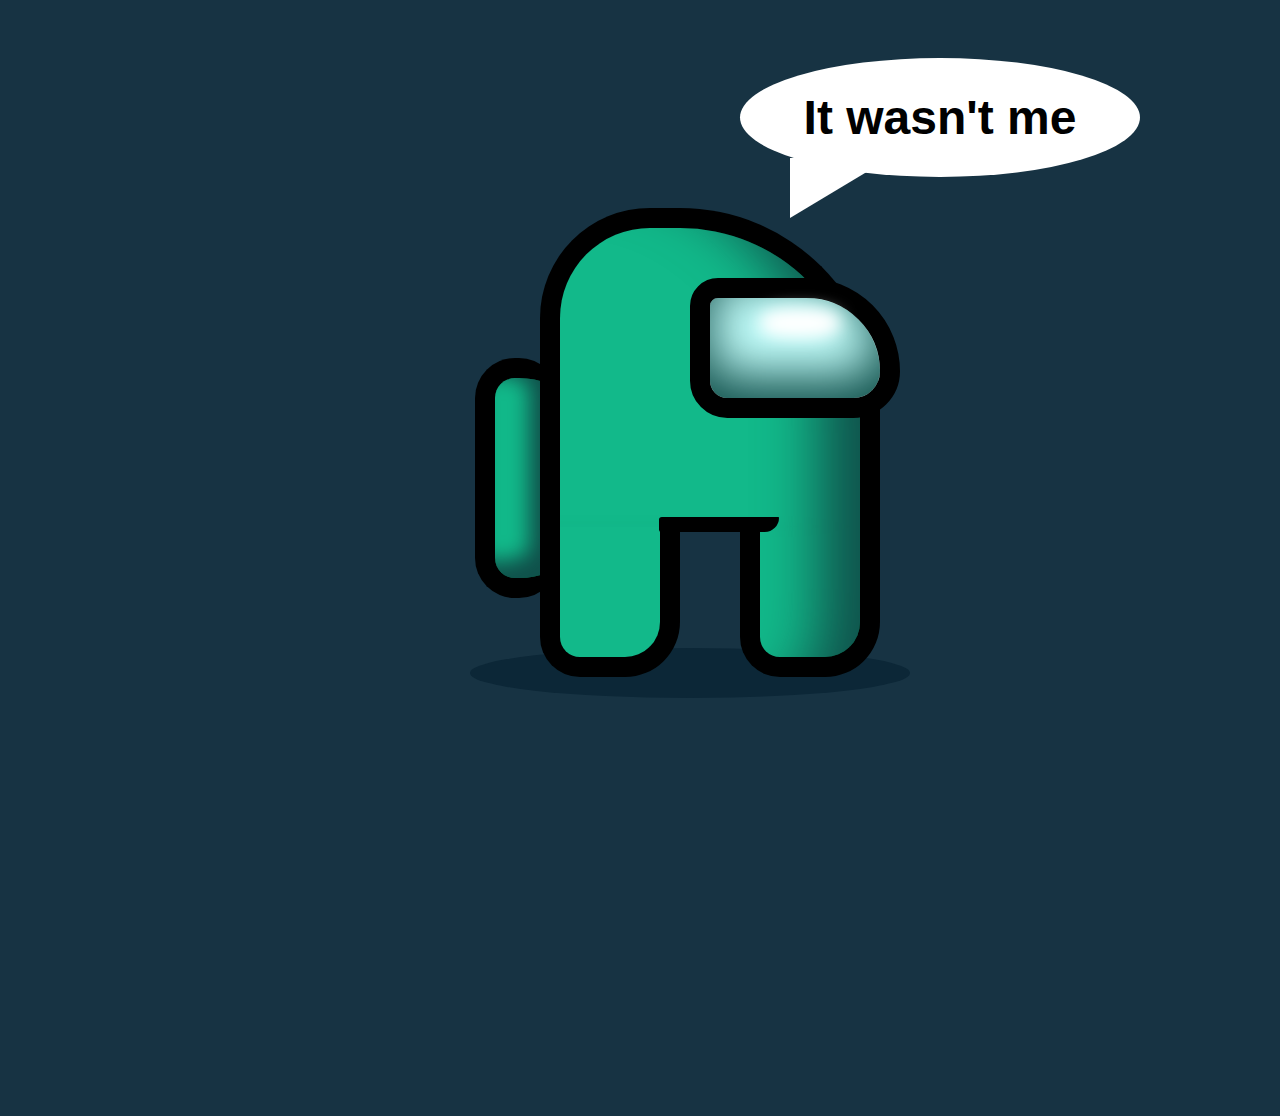
<file: Among Us/index.html>
<!DOCTYPE html>
<html lang="en">
<head>
   <meta charset="UTF-8">
   <meta http-equiv="X-UA-Compatible" content="IE=edge">
   <meta name="viewport" content="width=device-width, initial-scale=1.0">
   <title>Among Us</title>
   <link rel="stylesheet" href="style.css">
</head>
<body>
   <div class="box">
      <div class="wrapper">
         <div class="shadow"></div>
         <div class="backpack"></div>
         <div class="body"></div>
         <div class="leg left-leg"></div>
         <div class="leg right-leg"></div>
         <div class="leg-middle-part"></div> 
         <div class="visor"></div>
         <div class="textballoon">
            <h1>It wasn't me</h1>
         </div>
         <div class="arrow-balloon"></div>
      </div>
   </div>
</body>
</html>
</file>
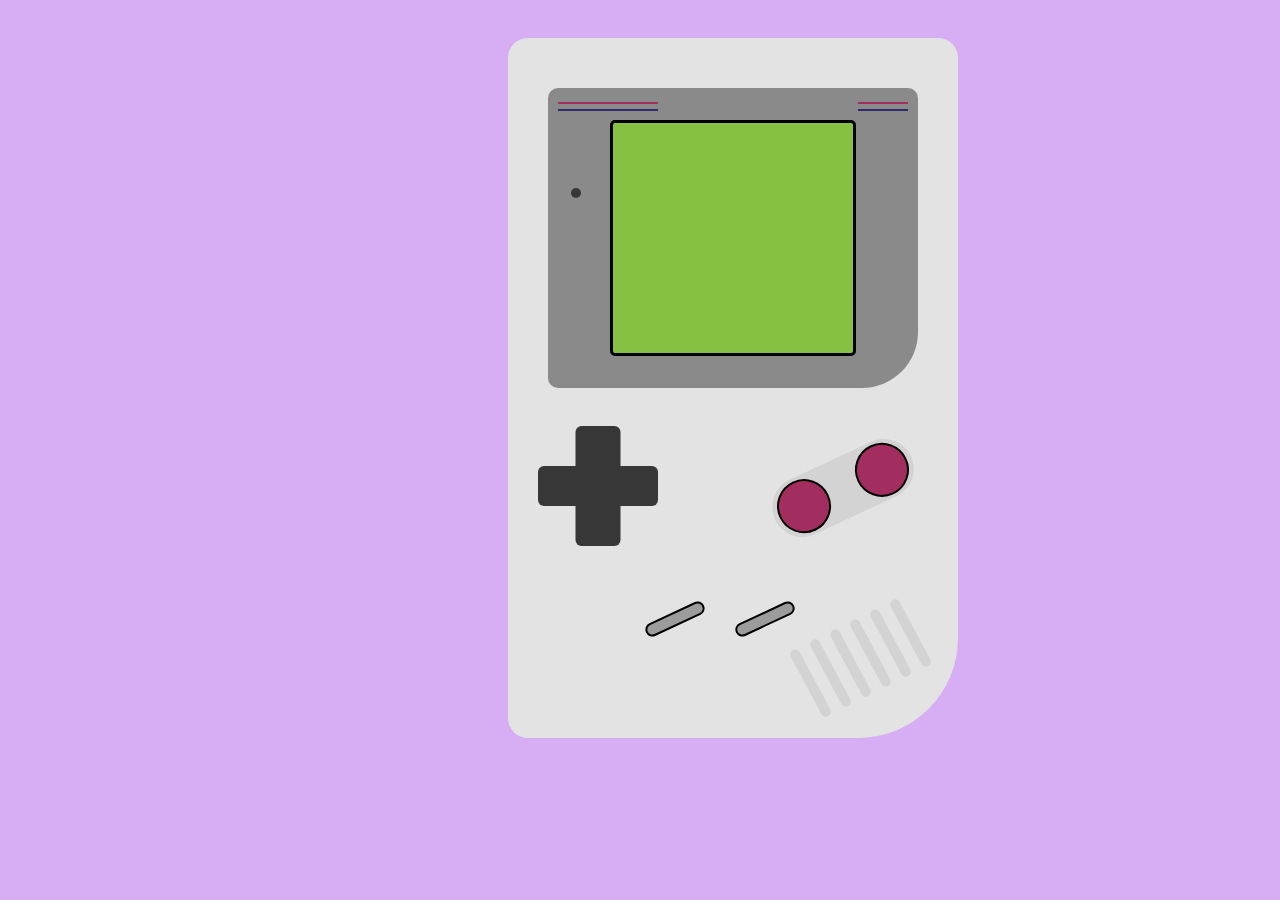
<file: Game Boy/index.html>
<!DOCTYPE html>
<html>

<head>
    <meta charset="utf-8">
    <meta http-equiv="X-UA-Compatible" content="IE=edge,chrome=1">
    <title>CSS Drawing Game Boy</title>
    <meta name="description" content="">
    <meta name="viewport" content="width=device-width">
    <link rel="stylesheet" href=" style.css">
</head>

<body>

      <div class="body">
         
          <div class="screenframe">
              <div class="screen center"> </div>
              <div class="screensensor"></div>
                  <div class="redstripe1"></div>
                  <div class="bluestripe1"></div>
                  <div class="redstripe2"></div>
                  <div class="bluestripe2"></div>
          </div>
          
          <div class="arrows">
              <div class="verticalarrows center arrows"></div>
              <div class="horizontalarrows center arrows"></div>
          </div>
          
          <div class="buttons">
              <div class="button1 button"></div>
              <div class="button2 button"></div>
          </div>
          
          <div class="optionbuttons">
              <div class="btn selectbtn center"></div>
              <div class="btn startbtn "></div>
          </div>
          
          <div class="grills">
              <div class="grill1 grill"></div>
              <div class="grill2 grill"></div>
              <div class="grill3 grill"></div>
              <div class="grill4 grill"></div>
              <div class="grill5 grill"></div>
              <div class="grill6 grill"></div>       
          </div>
      </div>

</body>

</html>
</file>
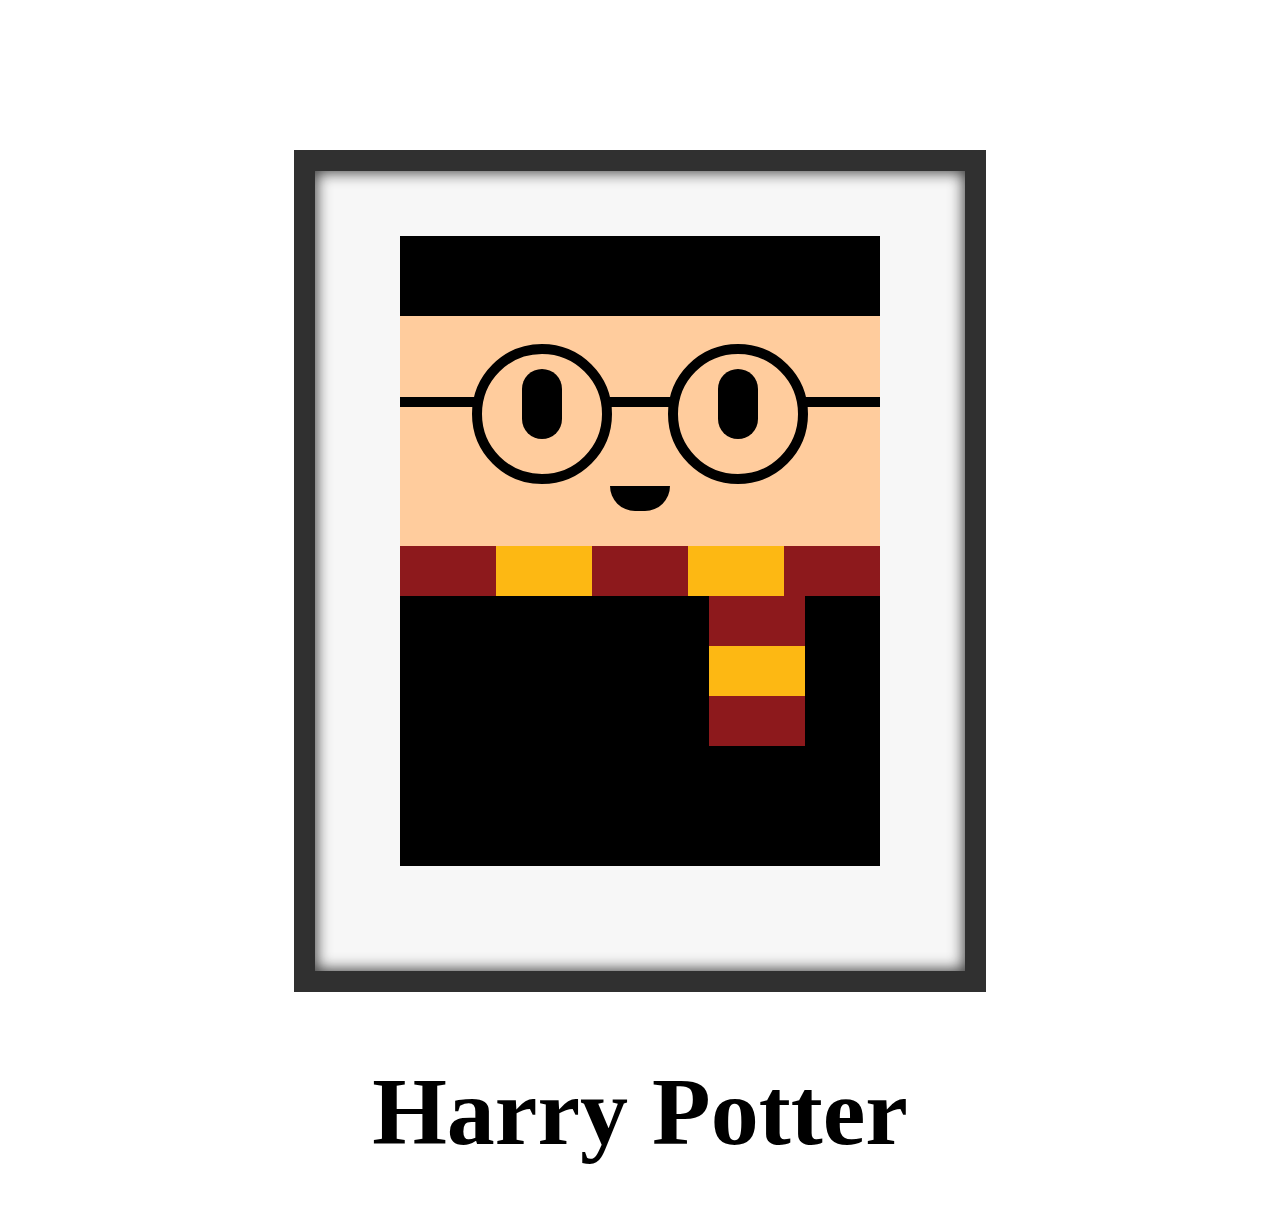
<file: Hary Potter/index.html>
<!DOCTYPE html>
<html lang="en">
<head>
   <meta charset="UTF-8">
   <meta http-equiv="X-UA-Compatible" content="IE=edge">
   <meta name="viewport" content="width=device-width, initial-scale=1.0">
   <title>Harry Potter</title>
   <link rel="stylesheet" href="style.css">
</head>
<body>
   <div class="kader">
      <div class="container">
         <div class="face">
            <div class="bril-beentjes"></div>
            <div class="glass glass-left">
               <div class="eye"></div>
            </div>
            <div class="glass glass-right">
               <div class="eye"></div>
            </div>
            <div class="mouth"></div>
         </div>
         <div class="scarf">
            <div class="yellow-stripe stripe1"></div>
            <div class="yellow-stripe stripe2"></div>
         </div>
         <div class="scarf-part">
            <div class="yellow-stripe stripe3"></div>
         </div>
      </div>
   </div>

   <h1>Harry Potter</h1>

</body>
</html>
</file>
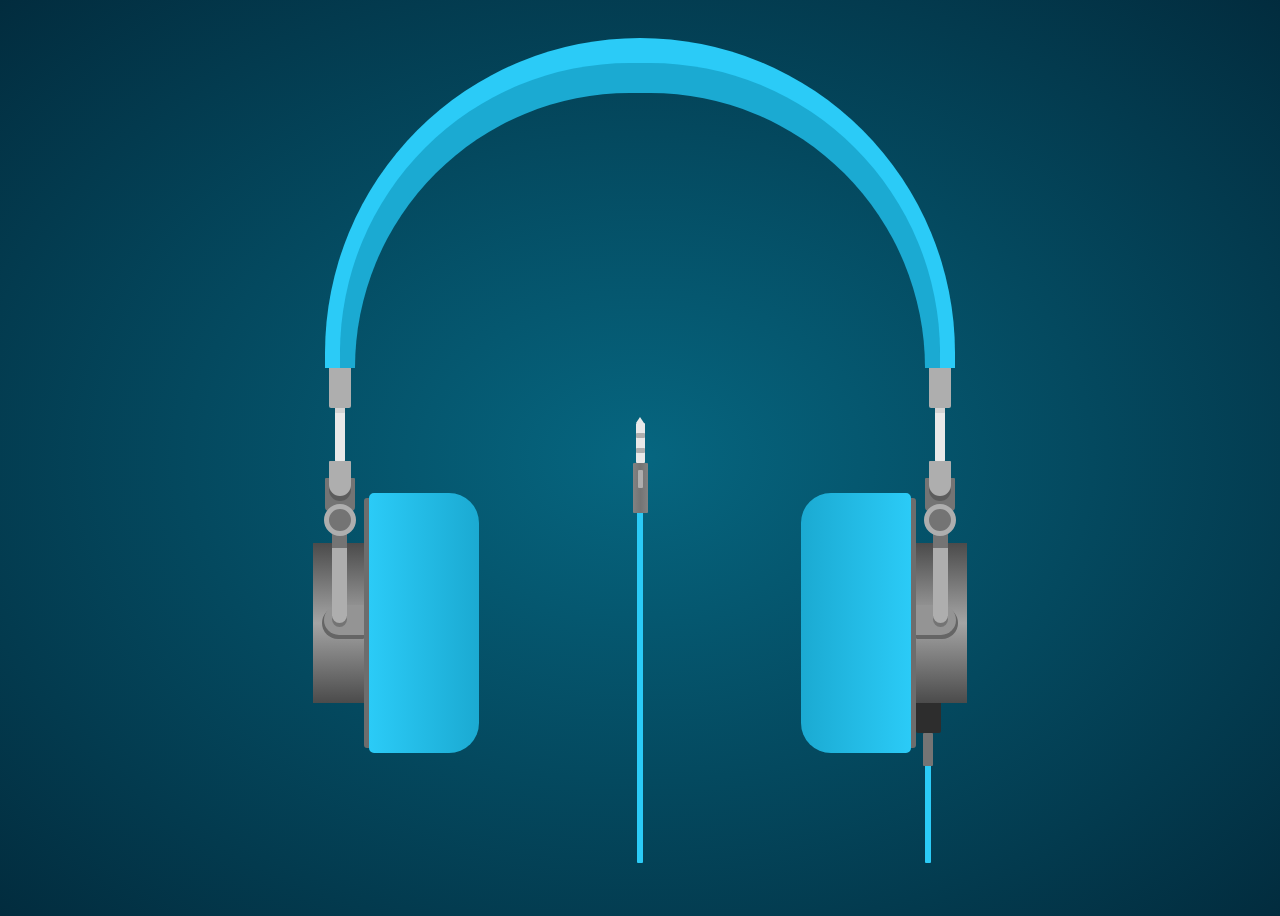
<file: Headphone/index.html>
<!DOCTYPE html>
<html lang="en">
<head>
   <meta charset="UTF-8">
   <meta http-equiv="X-UA-Compatible" content="IE=edge">
   <meta name="viewport" content="width=device-width, initial-scale=1.0">
   <link rel="stylesheet" href="style.css">
   <title>Document</title>
</head>
<body>

   <div class="container">
      <div class="headphones">

           <div class="top-headband"></div>
           <div class="bottom-headband"></div>

           <div class="headband-joint headband-joint-right"></div>
           <div class="headband-joint headband-joint-left"></div>

           <div class="metal-height-strap metal-height-strap-right"></div>
           <div class="metal-height-strap-shadow metal-height-strap-right-shadow"></div> <!-- shadow -->     
           <div class="metal-height-strap metal-height-strap-left"></div>
           <div class="metal-height-strap-shadow metal-height-strap-left-shadow"></div> <!-- shadow -->

           <div class="headband-joint headband-joint-2 headband-joint-2-right"></div>
           <div class="headband-joint headband-joint-2 headband-joint-2-shadow-right"></div> <!-- shadow -->
           <div class="headband-joint headband-joint-2 headband-joint-2-left"></div>  
           <div class="headband-joint headband-joint-2 headband-joint-2-shadow-left"></div> <!-- shadow -->

           <div class="headband-joint-3 joint-3-right"></div>
           <div class="headband-joint-3 joint-3-left"></div>

           <div class="circle-joint circle-joint-right"></div>
           <div class="circle-joint circle-joint-left"></div>

           <div class="headband-joint-4 joint-4-right"></div>
           <div class="headband-joint-4 joint-4-right-shadow"></div>
           <div class="headband-joint-4 joint-4-right-shadow-2"></div>
           <div class="headband-joint-4 joint-4-left"></div>
           <div class="headband-joint-4 joint-4-left-shadow"></div>
           <div class="headband-joint-4 joint-4-left-shadow-2"></div>

           <div class="earcup-joint-1 earcup-joint-1-right"></div>
           <div class="earcup-joint-1 earcup-joint-1-left"></div>

           <div class="earcup-metal earcup-metal-right"></div>
           <div class="earcup-metal earcup-metal-left"></div>

           <div class="earcup earcup-right"></div>
           <div class="earcup earcup-left"></div>

           <div class="earcup-big-joint big-joint-right"></div>
           <div class="earcup-big-joint big-joint-left"></div>

           <div class="input-jack"></div>
           <div class="wire-rubber"></div>

           <div class="wire1"></div>
           <div class="wire2"></div>

           <div class="jack-rubber"></div>
           <div class="jack-rubber-piece"></div>
           <div class="jack-metal"></div>
           <div class="jack-metal-circle-1"></div>
           <div class="jack-metal-circle-2"></div>
           <div class="jack-metal-tip"></div>

      </div>
 </div>
   
</body>
</html>
</file>
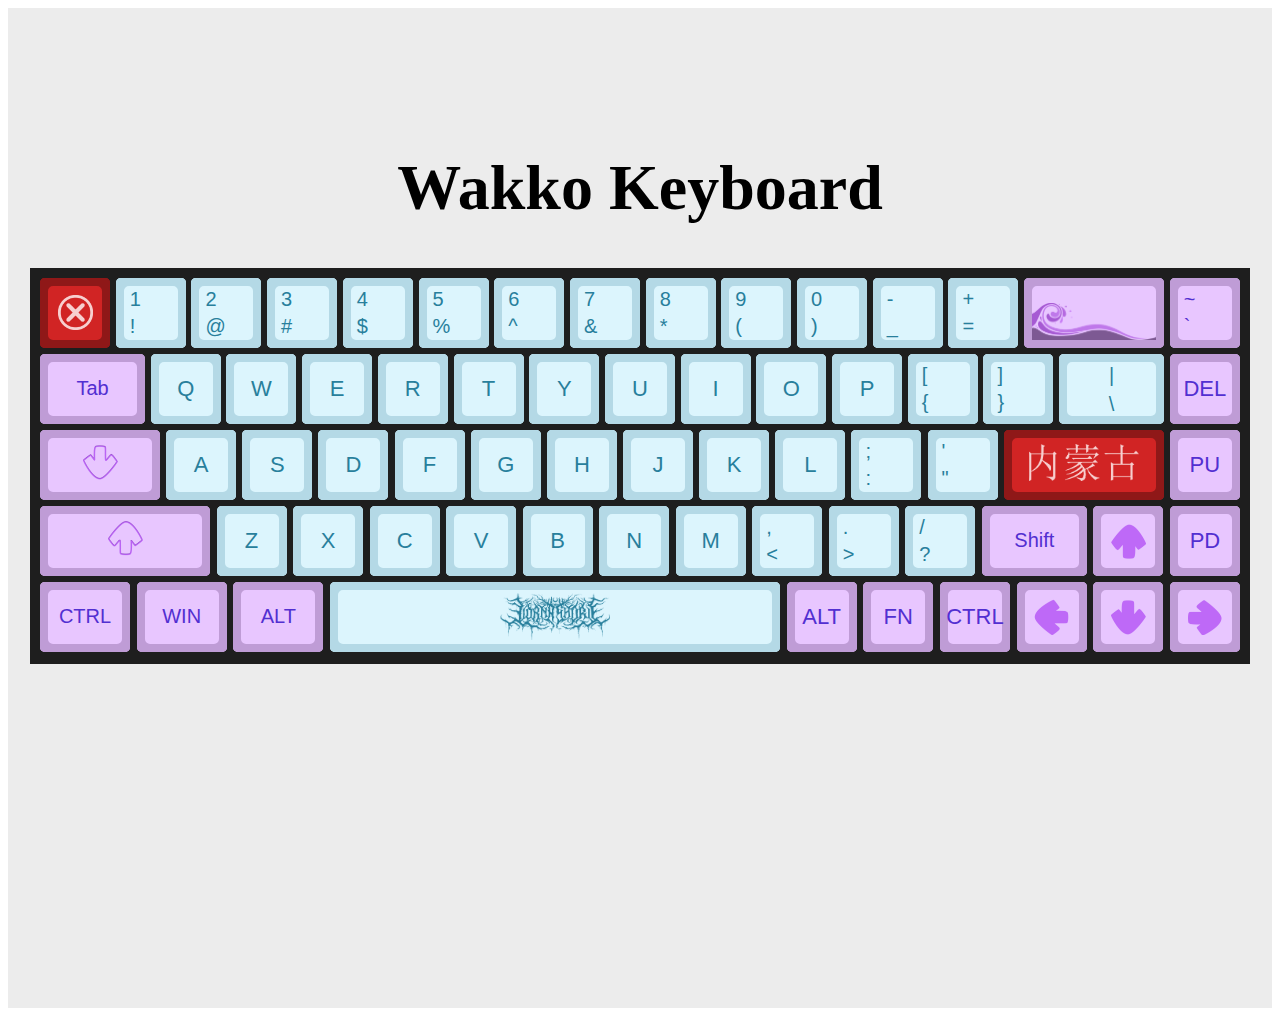
<file: Keyboard/index.html>
<!DOCTYPE html>
<html lang="en">
<head>
   <meta charset="UTF-8">
   <meta http-equiv="X-UA-Compatible" content="IE=edge">
   <meta name="viewport" content="width=device-width, initial-scale=1.0">
   <link rel="stylesheet" href="styles.css">
   <title>Keyboard</title>
</head>
<body>
   <div class="wrapper">

      <h1>Wakko Keyboard</h1>
      <div class="board">

         <!--123456 -->
         <div id="row">
            <div class="key key-normal accent-color">
               <div class="letter"><img class="esc" src="images/Exit-Logo-PNG-HD-Quality.png" alt=""></div>
            </div>
            <div class="key key-normal main-color">
               <div class="main-text">1</div>
               <div class="secondary-text">!</div>
            </div>
            <div class="key key-normal main-color">
               <div class="main-text">2</div>
               <div class="secondary-text">@</div>
            </div>
            <div class="key key-normal main-color">
               <div class="main-text">3</div>
               <div class="secondary-text">#</div>
            </div>
            <div class="key key-normal main-color">
               <div class="main-text">4</div>
               <div class="secondary-text">$</div>
            </div>
            <div class="key key-normal main-color">
               <div class="main-text">5</div>
               <div class="secondary-text">%</div>
            </div>
            <div class="key key-normal main-color">
               <div class="main-text">6</div>
               <div class="secondary-text">^</div>
            </div>
            <div class="key key-normal main-color">
               <div class="main-text">7</div>
               <div class="secondary-text">&</div>
            </div>
            <div class="key key-normal main-color">
               <div class="main-text">8</div>
               <div class="secondary-text">*</div>
            </div>
            <div class="key key-normal main-color">
               <div class="main-text">9</div>
               <div class="secondary-text">(</div>
            </div>
            <div class="key key-normal main-color">
               <div class="main-text">0</div>
               <div class="secondary-text">)</div>
            </div>
            <div class="key key-normal main-color">
               <div class="main-text">-</div>
               <div class="secondary-text">_</div>
            </div>
            <div class="key key-normal main-color">
               <div class="main-text">+</div>
               <div class="secondary-text">=</div>
            </div>
            <div class="key key-backspace secundary-color">
               <div class="main-text"><img class="backspace" src="images/wave.png" alt=""></div>
            </div>
            <div class="key key-normal secundary-color">
               <div class="main-text">~</div>
               <div class="secondary-text">`</div>
            </div>
         </div>

         <!--qwerty -->
         <div id="row">
            
            <div class="key key-tab secundary-color">
               <div class="main-text">Tab</div>
            </div>
            <div class="key key-normal main-color">
               <div class="letter">Q</div>
            </div>
            <div class="key key-normal main-color">
               <div class="letter">W</div>
            </div>
            <div class="key key-normal main-color">
               <div class="letter">E</div>
            </div>
            <div class="key key-normal main-color">
               <div class="letter">R</div>
            </div>
            <div class="key key-normal main-color">
               <div class="letter">T</div>
            </div>
            <div class="key key-normal main-color">
               <div class="letter">Y</div>
            </div>
            <div class="key key-normal main-color">
               <div class="letter">U</div>
            </div>
            <div class="key key-normal main-color">
               <div class="letter">I</div>
            </div>
            <div class="key key-normal main-color">
               <div class="letter">O</div>
            </div>
            <div class="key key-normal main-color">
               <div class="letter">P</div>
            </div>
            <div class="key key-normal main-color">
               <div class="main-text">[</div>
               <div class="secondary-text">{</div>
            </div>
            <div class="key key-normal main-color">
               <div class="main-text">]</div>
               <div class="secondary-text">}</div>
            </div>
            <div class="key key-slash main-color">
               <div class="main-text">|</div>
               <div class="secondary-text">\</div>
            </div>
            <div class="key key-normal secundary-color">
               <div class="letter">DEL</div>
            </div>
         </div>

         <!--asdfg -->
         <div id="row">
            
            <div class="key key-caps secundary-color">
               <div class="main-text"><img class="arrow" src="images/arrow-bottom.png" alt=""></div>
            </div>
            <div class="key key-normal main-color">
               <div class="letter">A</div>
            </div>
            <div class="key key-normal main-color">
               <div class="letter">S</div>
            </div>
            <div class="key key-normal main-color">
               <div class="letter">D</div>
            </div>
            <div class="key key-normal main-color">
               <div class="letter">F</div>
            </div>
            <div class="key key-normal main-color">
               <div class="letter">G</div>
            </div>
            <div class="key key-normal main-color">
               <div class="letter">H</div>
            </div>
            <div class="key key-normal main-color">
               <div class="letter">J</div>
            </div>
            <div class="key key-normal main-color">
               <div class="letter">K</div>
            </div>
            <div class="key key-normal main-color">
               <div class="letter">L</div>
            </div>
            <div class="key key-normal main-color">
               <div class="main-text">;</div>
               <div class="secondary-text">:</div>
            </div>
            <div class="key key-normal main-color">
               <div class="main-text">'</div>
               <div class="secondary-text">"</div>
            </div>
            <div class="key key-enter accent-color">
               <div class="main-text"><img class="enter" src="images/enter.png" alt=""></div>
            </div>
            <div class="key key-normal secundary-color">
               <div class="letter">PU</div>
            </div>
         </div>

         <!--zxcvb -->
         <div id="row">   
            <div class="key key-big-shift secundary-color">
               <div class="main-text"><img class="arrow" src="images/arrow-up.png" alt=""></div>
            </div>
            <div class="key key-normal main-color">
               <div class="letter">Z</div>
            </div>
            <div class="key key-normal main-color">
               <div class="letter">X</div>
            </div>
            <div class="key key-normal main-color">
               <div class="letter">C</div>
            </div>
            <div class="key key-normal main-color">
               <div class="letter">V</div>
            </div>
            <div class="key key-normal main-color">
               <div class="letter">B</div>
            </div>
            <div class="key key-normal main-color">
               <div class="letter">N</div>
            </div>
            <div class="key key-normal main-color">
               <div class="letter">M</div>
            </div>
            <div class="key key-normal main-color">
               <div class="main-text">,</div>
               <div class="secondary-text">&#60;</div>
            </div>
            <div class="key key-normal main-color">
               <div class="main-text">.</div>
               <div class="secondary-text">&#62;</div>
            </div>
            <div class="key key-normal main-color">
               <div class="main-text">/</div>
               <div class="secondary-text">?</div>
            </div>
            <div class="key key-tab secundary-color">
               <div class="main-text">Shift</div>
            </div>
            <div class="key key-normal secundary-color">
               <div class="letter"><img class="arrow" src="images/arrow-up-full.png" alt=""></div>
            </div>
            <div class="key key-normal secundary-color">
               <div class="letter">PD</div>
            </div>
         </div>

         <!--space -->
         <div id="row">   
            <div class="key key-ctrl secundary-color">
               <div class="main-text">CTRL</div>
            </div>
            <div class="key key-ctrl secundary-color">
               <div class="main-text">WIN</div>
            </div>
            <div class="key key-ctrl secundary-color">
               <div class="main-text">ALT</div>
            </div>
            <div class="key key-space main-color">
               <div class="letter"><img class="space" src="images/spacebar.png" alt=""></div>
            </div>
            <div class="key key-normal secundary-color">
               <div class="letter">ALT</div>
            </div>
            <div class="key key-normal secundary-color">
               <div class="letter">FN</div>
            </div>
            <div class="key key-normal secundary-color">
               <div class="letter">CTRL</div>
            </div>
            <div class="key key-normal secundary-color">
               <div class="letter"><img class="arrow" src="images/arrow-left-full.png" alt=""></div>
            </div>
            <div class="key key-normal secundary-color">
               <div class="letter"><img class="arrow" src="images/arrow-bottom-full.png" alt=""></div>
            </div>
            <div class="key key-normal secundary-color">
               <div class="letter"><img class="arrow" src="images/arrow-right-full.png" alt=""></div>
            </div>
            
         </div>

      </div>

   </div>
</body>
</html>
</file>
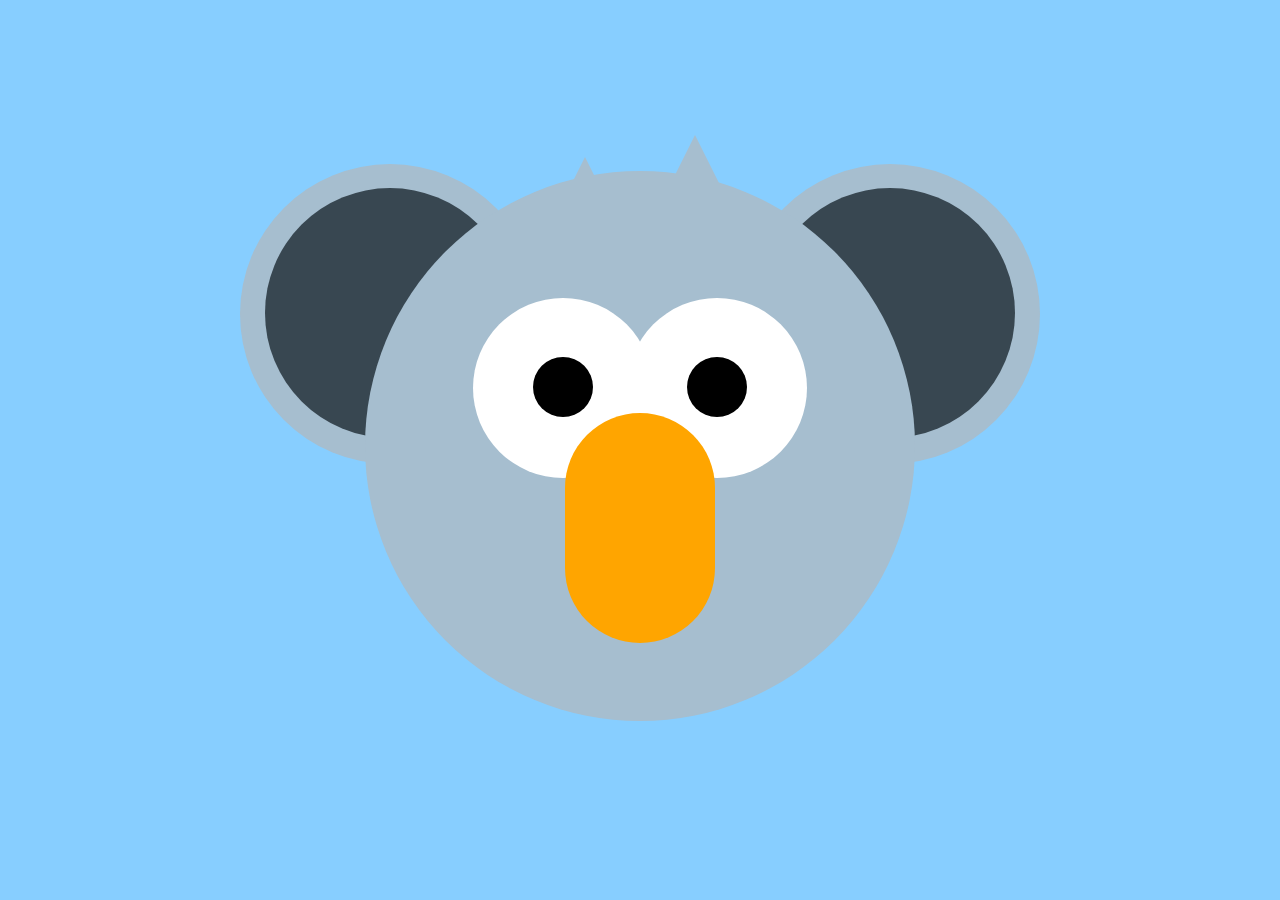
<file: Koala/index.html>
<html>

<head>
    <meta charset="utf-8">
    <meta http-equiv="X-UA-Compatible" content="IE=edge,chrome=1">
    <title>Koala css drawing</title>
    <meta name="description" content="">
    <meta name="viewport" content="width=device-width">
    <link rel="stylesheet" href="koala.css">
</head>

<body>

    <div class="canvas">

        <div class="head center">


            <div class="lefteye eye">
                <div class="pupil"></div>
            </div>
            <div class="righteye eye center">
                <div class="pupil"></div>
            </div>


            <div class="nose center"></div>

            <div class="leftpoint hair"></div>
            <div class="rightpoint hair"></div>


        </div>

        <div class="leftear ear">
            <div class="innerear"></div>
        </div>
        <div class="rightear ear">
            <div class="innerear"></div>
        </div>

    </div>

</body>

</html>
</file>
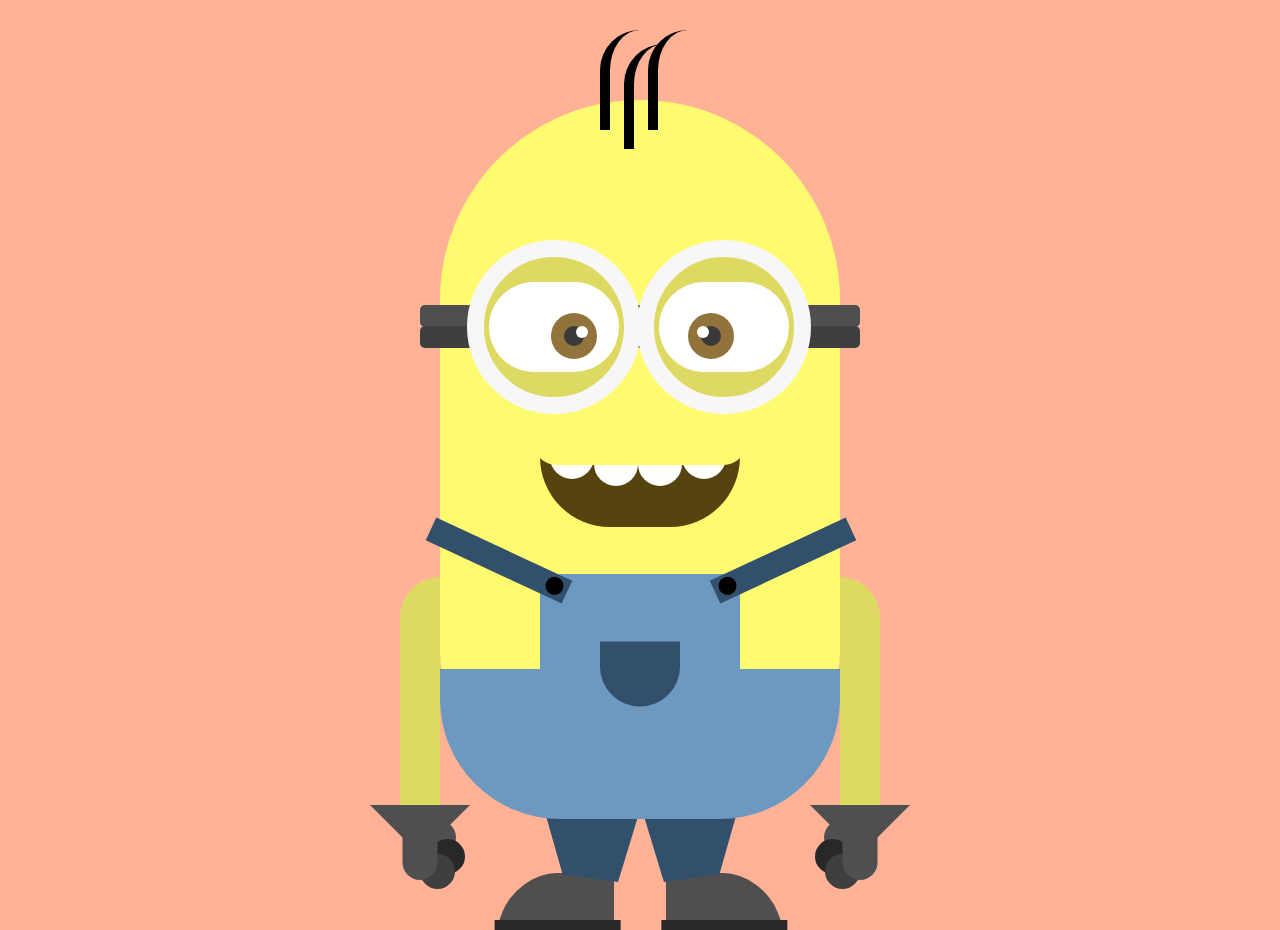
<file: Minion/index.html>
<!DOCTYPE html>
<html>

<head>
    <meta charset="utf-8">
    <meta http-equiv="X-UA-Compatible" content="IE=edge,chrome=1">
    <title>CSS Drawing Minion</title>
    <meta name="description" content="">
    <meta name="viewport" content="width=device-width">
    <link rel="stylesheet" href="style.css">
</head>

<body>

    <div class="canvas center">

        <div class="minion center">
                      
<!--==== Hair  ====-->
           <div class="hair1 hair"></div>
           <div class="hair2 hair"></div>
           <div class="hair3 hair"></div>

<!--==== Bar glasses ====-->

            <div class=" bars bar1 center"></div>
            <div class=" bars bar2 center"></div>

<!--==== Glasses and eyes ====-->
            <div class="glasses">

                <div class="leftglass glass">
                    <div class="eyewhite center">
                        <div class="eye lefteye center">
                            <div class="twinkelleft"></div>
                        </div>
                    </div>
                </div>

                <div class="rightglass glass">
                    <div class="eyewhite center">
                        <div class="eye righteye center">
                            <div class="twinkelright"></div>
                        </div>
                    </div>
                </div>

            </div>

<!--==== Mouth ====-->
            <div class="mouthindenttop center"></div>
            <div class="tooth1 teeth center"></div>
            <div class="tooth2 teeth center"></div>
            <div class="tooth3 teeth center"></div>
            <div class="tooth4 teeth center"></div>
            <div class="mouth center"></div>

<!--==== Pants  ====-->
            <div class="pants center"></div>
            <div class="pantscenterpart center">
                <div class="pocket center"></div>
            </div>

<!--==== Chords  ====-->
            <div class=" rightchord chords center">
                <div class="buttonright button"></div>
            </div>
            <div class=" leftchord chords center">
                <div class="buttonleft button"></div>
            </div>

<!--==== Arms  ====-->
            <div class="leftarm arm">
                <div class="hand center">
                    <div class="thumb center"></div>
                    <div class="leftfinger2"></div>
                    <div class="leftfinger3"></div>
                    <div class="leftfinger4"></div>
                </div>
            </div>

            <div class="rightarm arm">
                <div class="hand center">
                    <div class="thumb center"></div>
                    <div class="rightfinger2"></div>
                    <div class="rightfinger3"></div>
                    <div class="rightfinger4"></div>
                </div>
            </div>
            
<!--==== Legs  ====-->
            <div class="leftleg center"></div>
            <div class="rightleg center"></div>
            
<!--==== Feet ====-->
    <div class="leftfoot foot">
        <div class="leftzool zool"></div>
    </div>
       <div class="extrafootpartleft"></div>
     
       <div class="rightfoot foot">
        <div class="rightzool zool"></div>
    </div>
       <div class="extrafootpartright"></div>

        </div><!--====  minion ====-->

    </div><!--==== canvas  ====-->

</body>

</html>
</file>
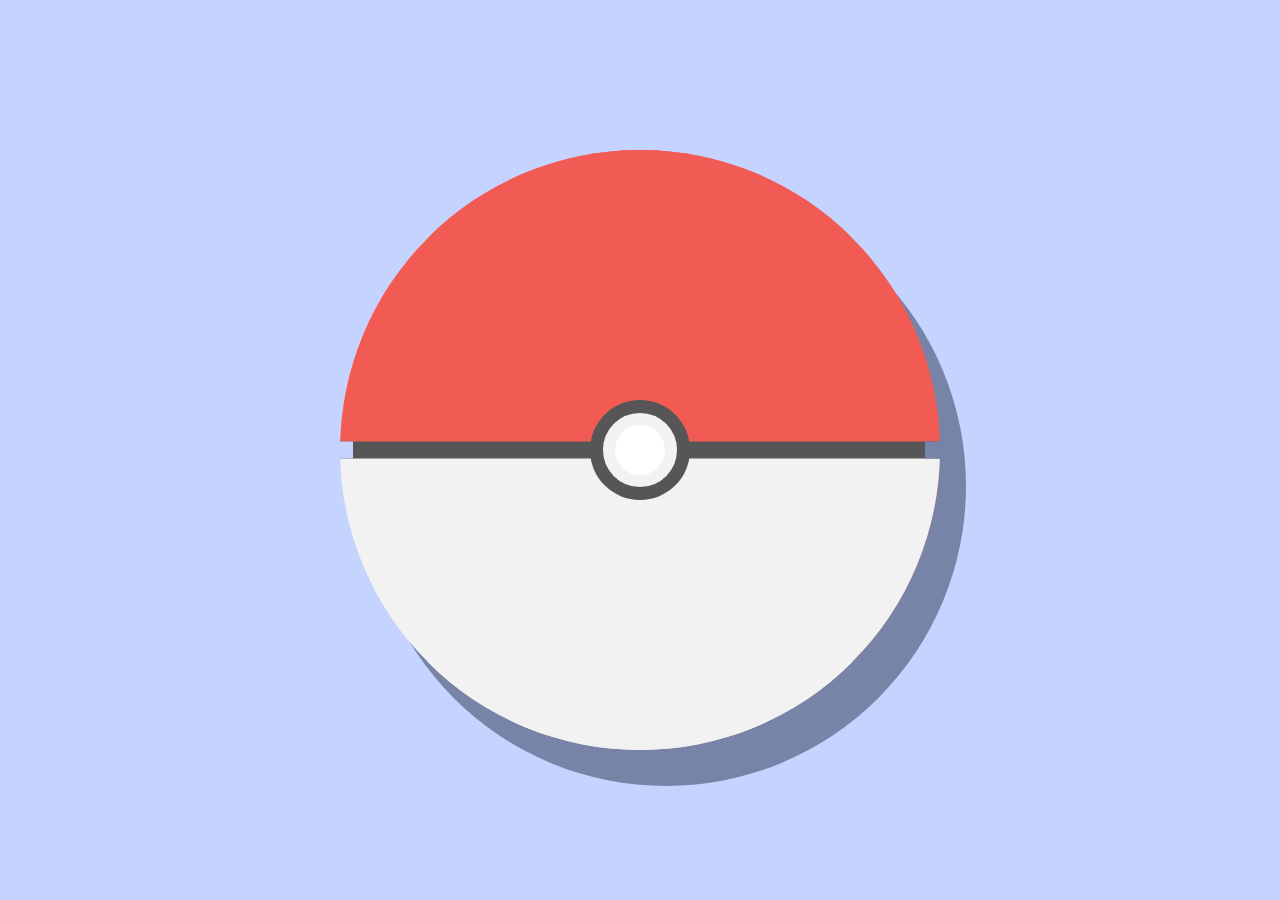
<file: Pokeball/index.html>
<!DOCTYPE html>
<html>

<head>
    <meta charset="utf-8">
    <meta http-equiv="X-UA-Compatible" content="IE=edge,chrome=1">
    <title>CSS drawing Pokeball</title>
    <meta name="description" content="">
    <meta name="viewport" content="width=device-width">
    <link rel="stylesheet" href="css.css">
</head>

<body>    
       
    <div class="pokeball">
        <div class="ball"></div>
        <div class="middlestripe"></div>
        <div class="button">
            <div class="inner"></div>
        </div>
        <div class="leftindent"></div>
        <div class="rightindent"></div>
    </div>
    <div class="shadow"></div>
    
</body>

</html>
</file>
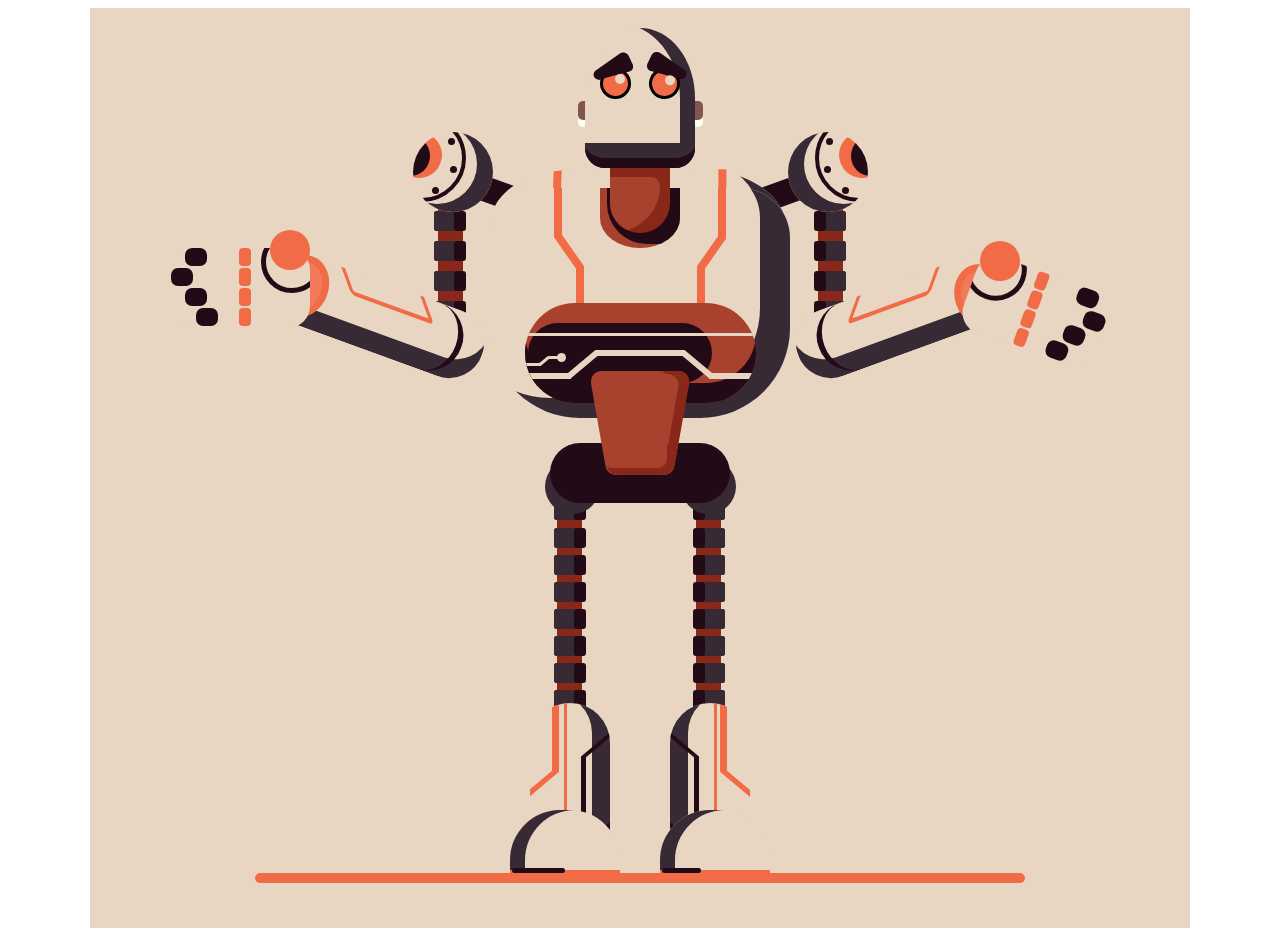
<file: Robot/index.html>
<!DOCTYPE html>
<html lang="en">
<head>
    <meta charset="UTF-8">
    <meta name="viewport" content="width=device-width, initial-scale=1.0">
    <meta http-equiv="X-UA-Compatible" content="ie=edge">
    <link rel="stylesheet" href="style.css">
    <title>Robot</title>
</head>
<body>
    <div class="scene">
        <div class="head">
            <div class="eye left-eye">
                <div class="eyebrow left-eyebrow">
                    <div class="bot-line"></div>
                    <div class="left-line"></div>
                    <div class="right-line"></div>
                </div>
            </div>
            <div class="eye right-eye rotate-eye">
                <div class="eyebrow right-eyebrow">
                    <div class="bot-line"></div>
                    <div class="left-line"></div>
                    <div class="right-line"></div>
                </div>
            </div>
        </div>
        <div class="ear ear-right"></div>
        <div class="ear ear-left"></div>
        <div class="neck"></div>
        <div class="torso">
            <div class="neck-part"></div>
            <div class="leftpart1">
                <div class="orangeline"></div>
            </div>
            <div class="rightpart1">
                <div class="orangeline"></div>
            </div>
            <div class="bottompart">
                <div class="orangeline orangeline-left-top"></div>
                <div class="orangeline orangeline-left-mid"></div>
                <div class="orangeline orangeline-left-bot"></div>
                <div class="orangeline orangeline-right-top"></div>
                <div class="orangeline orangeline-right-mid"></div>
                <div class="orangeline orangeline-right-bot"></div>
            </div>
            <div class="electronics">
                <div class="black-circle"></div>
                <div class="white-line"></div>
                <div class="big-white-line">
                    <div class="left-part">
                        <div class="left-ramp"></div>
                    </div>
                    <div class="middle-part"></div>
                    <div class="right-part">
                        <div class="right-ramp"></div>
                    </div>

                </div>
                <div class="small-white-line">
                    <div class="left-part"></div>
                    <div class="middle-part"></div>
                    <div class="right-part"></div>
                    <div class="bol"></div>
                </div>
            </div>
        </div>
        <div class="rightarm">
            <div class="connector"></div>
            <div class="shoulder">
                <div class="inneredge">
                    <div class="bolt bolt1"></div>
                    <div class="bolt bolt2"></div>
                    <div class="bolt bolt3"></div>
                    <div class="secondcircle"></div>
                </div>
            </div>
            <div class="upperarm">
                <div class="tube tube1"></div>
                <div class="tube tube2"></div>
                <div class="tube tube3"></div>
                <div class="tube tube4"></div>
            </div>
            <div class="underarm">
                <div class="square"></div>
            </div>
            <div class="hand">
                <div class="finger finger1"></div>
                <div class="knuckle knuckle1"></div>
                <div class="finger finger2"></div>
                <div class="knuckle knuckle2"></div>
                <div class="finger finger3"></div>
                <div class="knuckle knuckle3"></div>
                <div class="finger finger4"></div>
                <div class="knuckle knuckle4"></div>
            </div>
            <div class="thumb"></div>
        </div>
        <div class="leftarm">
            <div class="connector"></div>
            <div class="shoulder">
                <div class="inneredge">
                    <div class="bolt bolt1"></div>
                    <div class="bolt bolt2"></div>
                    <div class="bolt bolt3"></div>
                    <div class="secondcircle"></div>
                </div>
            </div>
            <div class="upperarm">
                <div class="tube tube1"></div>
                <div class="tube tube2"></div>
                <div class="tube tube3"></div>
                <div class="tube tube4"></div>
            </div>
            <div class="underarm">
                <div class="square"></div>
            </div>
            <div class="hand">
                <div class="finger finger1"></div>
                <div class="knuckle knuckle1"></div>
                <div class="finger finger2"></div>
                <div class="knuckle knuckle2"></div>
                <div class="finger finger3"></div>
                <div class="knuckle knuckle3"></div>
                <div class="finger finger4"></div>
                <div class="knuckle knuckle4"></div>
            </div>
            <div class="thumb"></div>
        </div>
        <div class="connector">
            <div class="top-part"></div>
            <div class="left-part"></div>
            <div class="right-part"></div>
            <div class="bottom-part"></div>
        </div>
        <div class="hip"></div>
        <div class="hipjoint left-hipjoint"></div>
        <div class="hipjoint right-hipjoint"></div>
        <div class="legs">
            <div class="leg right-leg">
                <div class="tube tube1"></div>
                <div class="tube tube2"></div>
                <div class="tube tube3"></div>
                <div class="tube tube4"></div>
                <div class="tube tube5"></div>
                <div class="tube tube6"></div>
                <div class="tube tube7"></div>
                <div class="tube tube8"></div>
            </div>
            <div class="leg left-leg">
                <div class="tube tube1"></div>
                <div class="tube tube2"></div>
                <div class="tube tube3"></div>
                <div class="tube tube4"></div>
                <div class="tube tube5"></div>
                <div class="tube tube6"></div>
                <div class="tube tube7"></div>
                <div class="tube tube8"></div>
            </div>
        </div>
        <div class="foot right-foot">
            <div class="orangeline"></div>
            <div class="small-orangeline"></div>
            <div class="black-square"></div>
        </div>
        <div class="foot left-foot">
            <div class="orangeline"></div>
            <div class="small-orangeline"></div>
            <div class="black-square"></div>
        </div>
        <div class="shoe left-shoe"></div>
        <div class="shoe right-shoe"></div>
        <div class="ground"></div>
    </div>
</body>
</html>
</file>
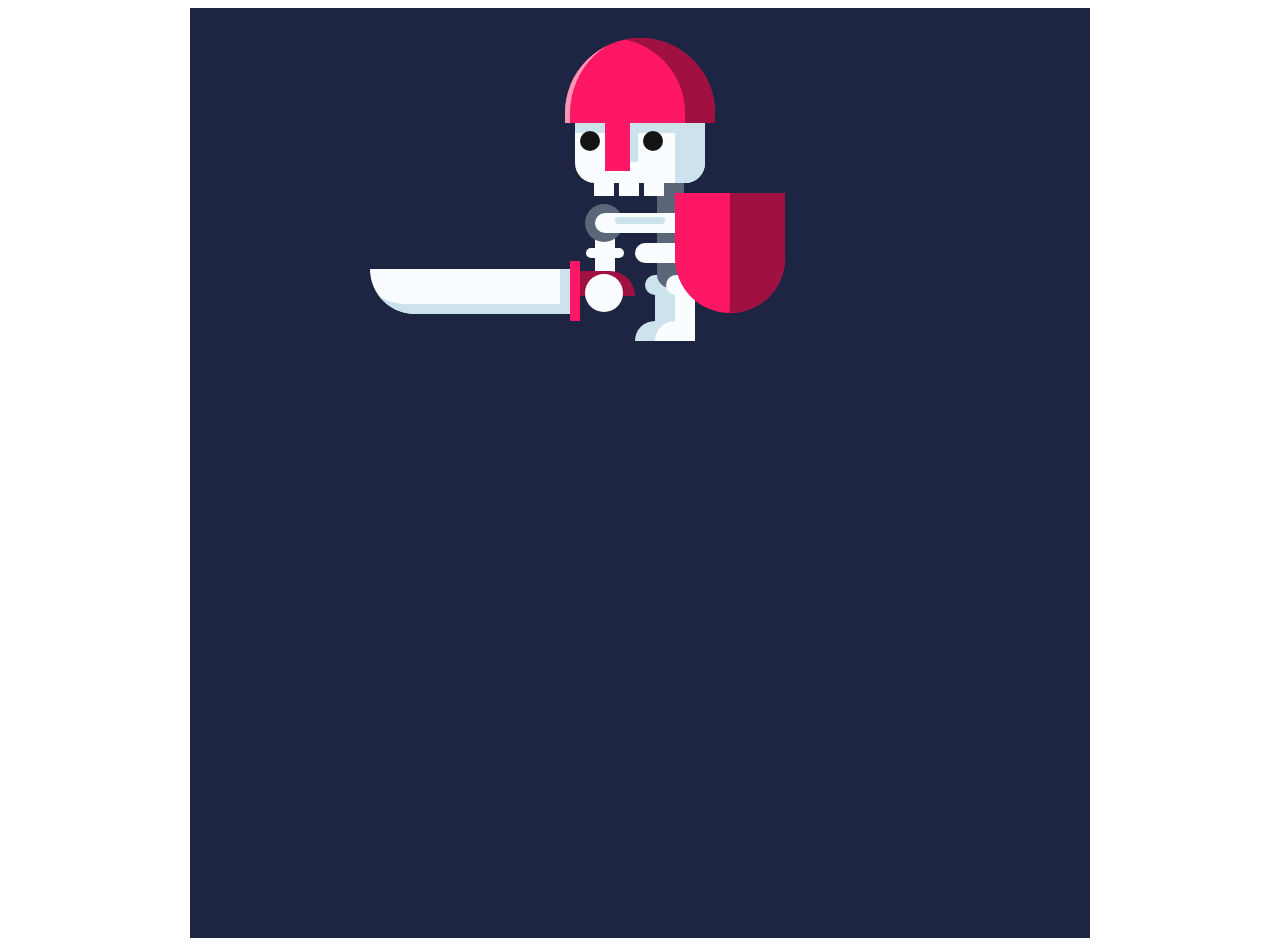
<file: Skeleton Gaming Character/index.html>
<!DOCTYPE html>
<html lang="en">
<head>
    <meta charset="UTF-8">
    <meta name="viewport" content="width=device-width, initial-scale=1.0">
    <meta http-equiv="X-UA-Compatible" content="ie=edge">
    <title>Skeleton 2D Game Character</title>
    <link rel="stylesheet" href="style.css">
</head>
<body>
    <div class="scene">
        <div class="helmet"></div>
        <div class="head">
            <div class="eye lefteye"></div>
            <div class="eye righteye"></div>
            <div class="teeth"></div>
        </div>
        <div class="spine"></div>
        <div class="top-rib"></div>
        <div class="bottom-rib"></div>
        <div class="shield"></div>
        <div class="arm">
            <div class="shoulder"></div>
            <div class="extra-bone"></div>
            <div class="hand"></div>
        </div>
        <div class="legs">
            <div class="leg left-leg"></div>
            <div class="leg right-leg"></div>
        </div>
        <div class="sword">
            <div class="handle"></div>
            <div class="blade"></div>
        </div>
        <div class="ground"></div>
    </div>
</body>
</html>
</file>
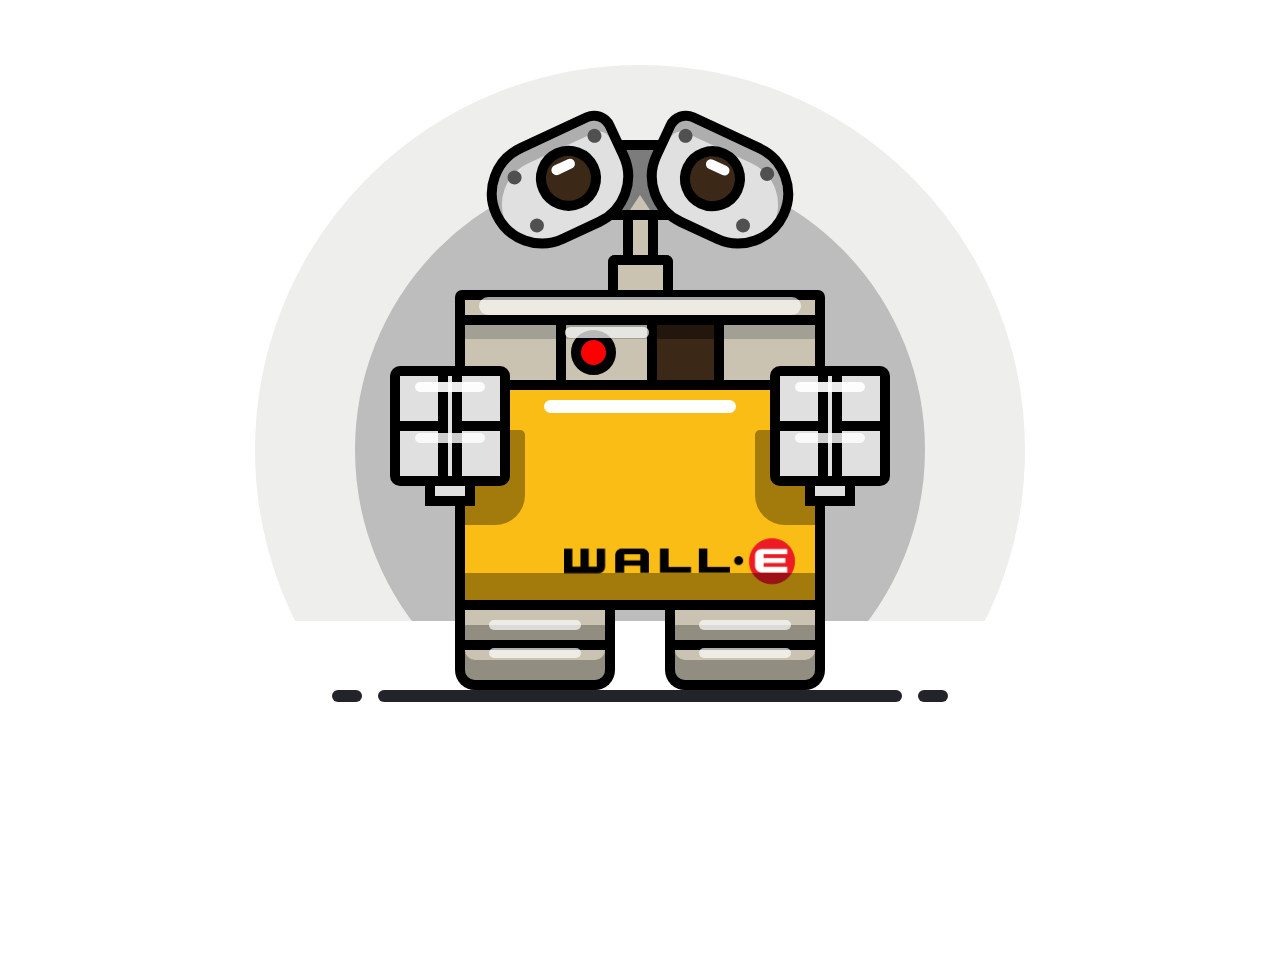
<file: Wall-E/index.html>
<!DOCTYPE html>
<html lang="en">
<head>
    <meta charset="UTF-8">
    <meta name="viewport" content="width=device-width, initial-scale=1.0">
    <meta http-equiv="X-UA-Compatible" content="ie=edge">
    <title>Wall-E</title>
    <link rel="stylesheet" href="style.css">
    <link href="https://fonts.googleapis.com/css?family=Bebas+Neue&display=swap" rel="stylesheet">
    <link href="https://fonts.googleapis.com/css?family=Anton&display=swap" rel="stylesheet">
</head>
<body>
    
    <div class="scene">
        <div class="background"></div>
        <div class="white-plane"></div>
        <div class="wall-e">
            <div class="eyes">
                <div class="eye left-eye">
                    <div class="pupil left-pupil">
                        <div class="highlight"></div>
                    </div>
                    <div class="bolt left-bolt1"></div>
                    <div class="bolt left-bolt2"></div>
                    <div class="bolt left-bolt3"></div>
                </div>
                <div class="eye right-eye">
                    <div class="pupil right-pupil">
                        <div class="highlight"></div>
                    </div>
                    <div class="bolt right-bolt1"></div>
                    <div class="bolt right-bolt2"></div>
                    <div class="bolt right-bolt3"></div>
                </div>
            </div>
            <div class="head">
                <div class="highlight-element"></div>
            </div>
            <div class="neck-small"></div>
            <div class="neck-thick"></div>
            <div class="body-top-highlight"></div>
            <div class="body">
                <div class="body-top">
                </div>
                <div class="body-middle">
                    <div class="camera-highlight"></div>
                    <div class="camera-parts">
                            <div class="camera"></div>
                            <div class="brown-part"></div>
                    </div>
                </div>
                <div class="yellow-body">
                    <div class="yellow-highlight"></div>
                    <div class="yellow-shadow"></div>
                    <div class="shadow-hand shadow-hand-left"></div>
                    <div class="shadow-hand shadow-hand-right"></div>
                    <div class="name">
                            <img src="img/wall-e-name.png" alt="">
                        </div>
                </div>
            </div> <!-- end body-->
            <div class="feet">
                    <div class="foot left-foot">
                        <div class="foot-highlight-top"></div>
                        <div class="foot-top"></div>
                        <div class="foot-highlight-bottom"></div>
                        <div class="foot-bottom"></div>
                    </div>
                    <div class="foot right-foot">
                        <div class="foot-highlight-top"></div>
                        <div class="foot-top"></div>
                        <div class="foot-highlight-bottom"></div>
                        <div class="foot-bottom"></div>
                    </div>
            </div> <!-- end feet-->
            <div class="hand left-hand">
                <div class="hand-highlight1"></div>
                <div class="hand-highlight2"></div>
                <div class="finger finger1"></div>
                <div class="finger finger2"></div>
                <div class="finger finger3"></div>
                <div class="finger finger4"></div>
                <div class="finger thumb"></div>
            </div>
            <div class="hand right-hand">
                    <div class="hand-highlight1"></div>
                    <div class="hand-highlight2"></div>
                    <div class="finger finger1"></div>
                    <div class="finger finger2"></div>
                    <div class="finger finger3"></div>
                    <div class="finger finger4"></div>
                    <div class="finger thumb"></div>
            </div>
            <div class="ground">
                <div class="piece1"></div>
                <div class="piece2"></div>
                <div class="piece3"></div>
            </div>
            
        </div> <!-- end wall-e-->
    </div><!-- end scene -->

</body>
</html>
</file>
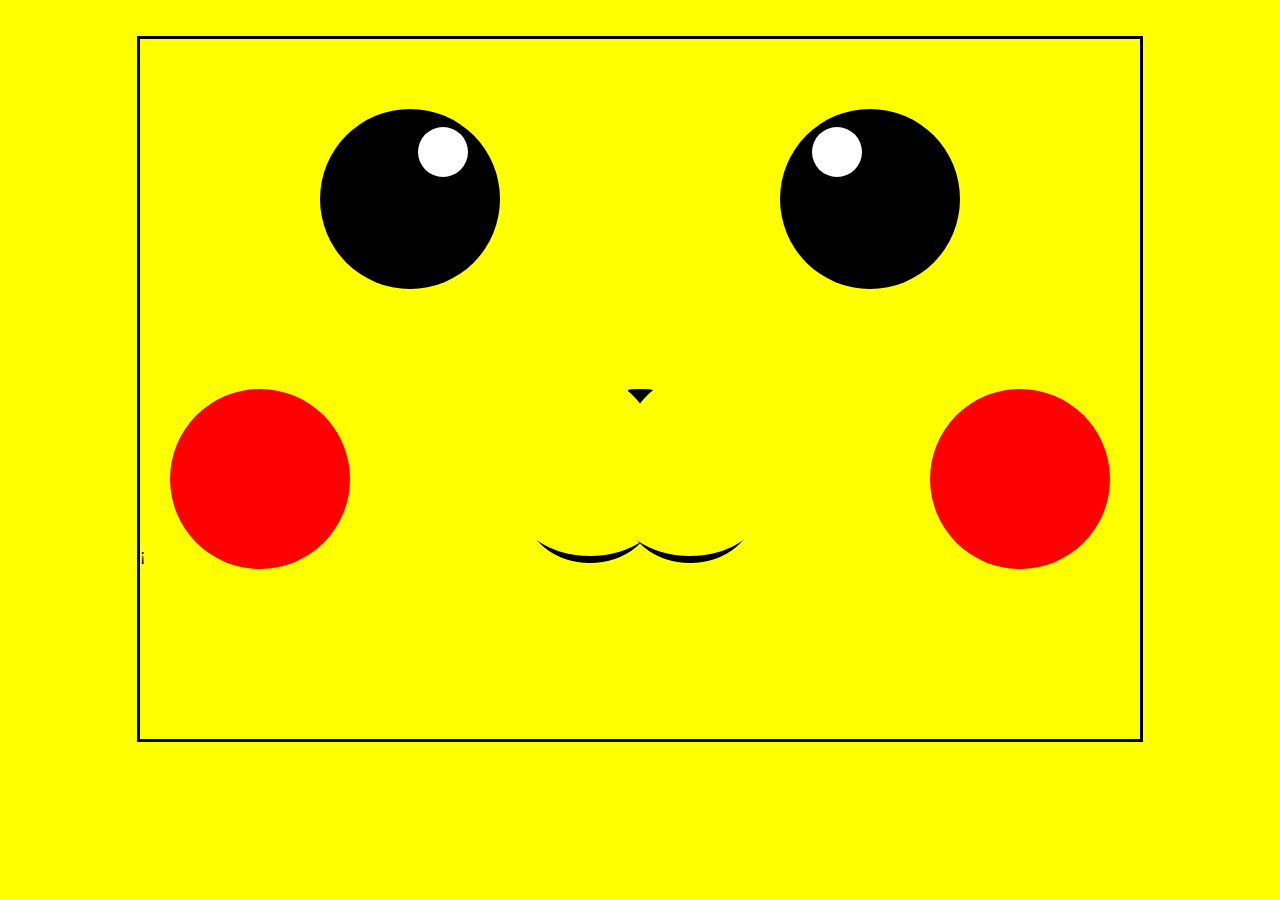
<file: Pikachu/pikachu.html>
<html>

<head>
    <meta charset="utf-8">
    <meta http-equiv="X-UA-Compatible" content="IE=edge,chrome=1">
    <title></title>
    <meta name="description" content="">
    <meta name="viewport" content="width=device-width">
    <link rel="stylesheet" href="pikachu.css">
</head>

<body>
    <div class="centercontent">
        <div class="canvas">
            <div class="lefteye">
                <div class="leftiris"></div>
            </div>
            <div class="righteye">
                <div class="rightiris"></div>
            </div>
            <div class="nose"></div>
            <div class="leftcheek"></div>
            <div class="rightcheek"></div>
            <div class="mouth">
                <div class="lip1">
                    <div class="lipleft"></div>
                </div>
                <div class="lip2">
                    <div class="lipright"></div>
                </div>¡

            </div>
        </div>
    </div>
</body>

</html>
</file>
<file: Among Us/style.css>
:root{
   --green: rgb(18, 185, 138);
   --canvas: rgb(23, 51, 67);
   --visor-blue: rgb(196, 255, 253);
   --shadow-green: rgb(16, 81, 75);
   --shadow-dark: rgb(12, 39, 55);
   --textballoon: #fff;
   --balloon-text: #000;
 }

 html{
   background: var(--canvas);
   font-family: 'Gill Sans', 'Gill Sans MT', Calibri, 'Trebuchet MS', sans-serif;
 }

   .box{
      display: flex;
      align-items: center;
      justify-content: center;
      height: 1100px;
   }
   .wrapper{
      position: relative;
      background: var(--canvas);
      width: 1000px;
      height: 1000px;
   }
   .body{
      position: absolute;
      left: 400px;
      top: 150px;
      width: 300px;
      height: 300px;
      background-color: var(--green);
      border-radius: 110px 200px 0 0;
      border: 20px solid #000;
      border-bottom: none;
      box-shadow: -100px -1px 60px -60px var(--shadow-green) inset;
   }
   .leg{
      position: absolute;
      background-color: var(--green);
      width: 100px;
      height: 130px;
      border: 20px solid #000;
      border-top:none;
   }
   .left-leg{
      left: 400px;
      top: 469px;
      border-radius: 0 0 55px 40px;
   }
   .right-leg{
      left: 600px;
      top: 469px;
      border-radius: 0 0 55px 40px;
      box-shadow: -100px -1px 60px -60px var(--shadow-green) inset;
   }
   .leg-middle-part{
      position: absolute;
      width: 120px;
      height: 15px;
      background: #000;
      left: 519px;
      top: 459px;
      border-radius:20px 5px 100px 20px;
   }
   .backpack{
      position: absolute;
      width: 64px;
      height: 200px;
      background: var(--green);
      border: 20px solid #000;
      border-right: none;
      left: 335px;
      top:300px;
      border-radius: 40px;
      box-shadow: -23px -10px 20px 7px var(--shadow-green) inset;
   }
   .visor{
      position: absolute;
      background: var(--visor-blue);
      width: 170px;
      height: 100px;
      left: 550px;
      top: 220px;
      border: 20px solid #000;
      border-radius: 60px 200px 100px 80px;
      transform: perspective(100px);
      box-shadow: -1px -20px 50px 2px var(--shadow-green) inset ;
   }
   .visor:before{
      content:"";
      position: absolute;
      width: 80px;
      height: 30px;
      right: 40px;
      top: 10px;
      background: #fff;
      border-radius: 40%;
      filter: blur(8px);
   }

   .shadow{
      position: absolute;
      width: 440px;
      height: 50px;
      background: var(--shadow-dark);
      border-radius: 50%;
      left: 330px;
      top: 590px;
   }

   .textballoon{
      display: flex;
      position: absolute;
      background: var(--textballoon);
      border-radius: 50%;
      justify-content: center;
      align-items: center;
      width: 400px;
      right: 0;
   }

   .textballoon h1{
      font-size: 3rem;
      text-align: center;
      color: var(--balloon-text);
   }

   .arrow-balloon{
      width: 0;
      height: 0;
      border-style: solid;
      border-width: 120px 0 60px 100px;
      border-color: transparent transparent var(--textballoon) transparent;
      transform: rotateX(180deg);
      transform: rotateZ(180deg);
      transform: rotat;
      position: absolute;
      right: 250px;
      top: 100px;
   }
</file>
<file: Game Boy/style.css>
body{
   background: #D7AEF4;
}

.center{
    position: absolute;
    left: 50%;
    top:50%;
    transform: translate(-50%, -50%);
}
.body{
    position: relative;
    width: 450px;
    height: 700px;
    background: #E3E3E3;
    left: 500px;
    top: 30px;
    border-radius: 20px 20px 100px 20px;
}
.screenframe{
    position: absolute;
    width: 370px;
    height: 300px;
    background: #8A8A8A;
    left: 0;
    right: 0;
    margin: auto;
    top: 50px;
    border-radius: 10px 10px 56px 10px;
}
.screen{
    width: 240px;
    height: 230px;
    background: #87c144;
    border:3px solid black;
    border-radius: 5px;
}
.screensensor{
    position: absolute;
    top: 100px;
    left: 23px;
    width: 10px;
    height: 10px;
    border-radius: 50%;
    background-color: #373737;
}
.redstripe1{
    position: absolute;
    width: 100px;
    height: 2px;
    background-color: #A22E5F;
    top: 14px;
    left: 10px;
}
.bluestripe1{
    position: absolute;
    width: 100px;
    height: 2px;
    background-color: #312B70;
    top: 21px;
    left: 10px;
}
.redstripe2{
    position: absolute;
    width: 50px;
    height: 2px;
    background-color: #A22E5F;
    top: 14px;
    right: 10px;
}
.bluestripe2{
    position: absolute;
    width: 50px;
    height: 2px;
    background-color: #312B70;
    top: 21px;
    right: 10px;
}

.arrows{
    background: #373737;
    border-radius: 6px;
    top: 64%;
    left: 20%;
}

.verticalarrows{
    position: absolute;
     width: 45px;
    height: 120px;
}
.horizontalarrows{
    position: absolute;
     height: 40px;
    width: 120px;
}

.buttons{
    position: relative;
    width: 150px;
    height: 60px;
    background: #D3D3D3;
    top: 60%;
    left: 260px;
    border-radius: 50px;
    transform: rotate(-25deg)
}
.button{
    position: absolute;
    width: 50px;
    height: 50px;
    border-radius: 50%;
    background: #A22E5F;
    border:2px solid black;
}

.button1{
    left:5px;
    top:3px;
}
.button2{
    right:5px;
    top:3px;
}

.btn{
    position: absolute;
    width: 60px;
    height: 10px;
    background: #9c9c9c;
    border-radius: 50px;
    top: 82%;
    transform: rotate(-25deg);
    border:2px solid black;
}
.selectbtn{
    left: 30%;
}
.startbtn{
    left: 50%;
}
.grills{
    position: absolute;
    bottom: 0;
    right: 10px;
}
.grill{
    position: absolute;
    width:75px;
    height: 10px;
    background:#D3D3D3;
    border-radius: 50px;
    transform: rotate(62deg);
    bottom: 0;
    right: 0;
}

.grill1{
    bottom: 100px;
}
.grill2{
    bottom: 90px;
    right: 20px;
}
.grill3{
    bottom: 80px;
    right: 40px;
}
.grill4{
    bottom: 70px;
    right: 60px;
}
.grill5{
    bottom: 60px;
    right: 80px;
}
.grill6{
    bottom: 50px;
    right: 100px;
}
</file>
<file: Hary Potter/style.css>
.kader{
   position: relative;
   width: 650px;
   height: 800px;
   background: rgb(247, 247, 247);
   border: 21px solid rgb(48, 48, 48);
   box-shadow: inset 0px 0px 15px 1px rgb(48, 48, 48);
   margin: 0 auto;
   margin-top: 150px;
}

.container{
   width: 480px;
   height: 630px;
   background: black;
   margin: 0 auto;
   margin-top: 65px;
}

.face{
   position: absolute;
   width: 480px;
   height: 230px;
   background: rgb(255, 204, 157);
   margin-top: 80px;
}
.bril-beentjes{
   position: absolute;
   top: 35%;
   width: 480px;
   height: 10px;
   background-color: black;
}
.glass{
   position: absolute;
   top: 12%;
   width: 120px;
   height: 120px;
   border-radius: 50%;
   background: rgb(255, 204, 157);
   border: 10px solid black;
}
.glass-left{
   left: 15%;
}
.glass-right{
   right: 15%;
}
.eye{
   position: relative;
   top: 15px;
   width: 40px;
   height: 70px;
   background: black;
   border-radius: 30px;
   margin: 0 auto;
}
.mouth{
   position: relative;
   width: 60px;
   height: 25px;
   border-radius: 0 0 200px 200px;
   background-color: black;
   margin: 0 auto;
   top: 170px;
}
.scarf{
   position: absolute;
   width: 480px;
   height: 50px;
   top: 375px;
   background-color: #8D191C;
}
.yellow-stripe{
   position: absolute;
   width: 96px;
   height: 50px;
   background-color: #FDB813;
}
.stripe1{
   left: 96px;
}
.stripe2{
   right: 96px;
}
.scarf-part{
   position: absolute;
   width: 96px;
   height: 150px;
   background: #8D191C;
   top: 425px;
   right: 160px;
}
.stripe3{
   top: 50px;
}
h1{
   text-align: center;
   font-family: "Harry P";
   font-size: 6rem;
}
</file>
<file: Headphone/style.css>
:root{
   --light-blue:rgb(43, 203, 247);
   --darker-blue:rgb(27, 170, 210);

   --light-metal:rgb(232, 232, 232);
   --grey-metal:rgb(174, 174, 174);
   --dark-grey-metal:rgb(116, 116, 116);  
}
body{
   background-image: radial-gradient( rgb(6, 102, 128),rgb(2, 44, 62));
   height: 100vh;
}
.container{
   position: relative;
   width: 100%;
   margin: 0 auto;
   padding: 0;
}
   .headphones{
        position: relative;
        width: 700px;
        margin: 0 auto;
        display: flex;
        justify-content: center;
        padding-top: 30px;   
   }

/*--- headband ---*/     
        .top-headband{
             position: absolute;
             width: 600px;
             height: 300px;
             background: none;
             box-shadow: 0px -15px 0 15px rgb(43, 203, 247);
             margin-top: 30px;
             border-top-left-radius:300px;
             border-top-right-radius: 300px;
             z-index: 20;
        }
        .bottom-headband{
             position: absolute;
             width: 570px;
             height: 275px;
             background: none;
             box-shadow: 0px -15px 0 15px rgb(27, 170, 210);
             margin-top: 55px;
             border-top-left-radius:300px;
             border-top-right-radius: 300px;
             z-index: 20;
        }

/*--- headband-joint ---*/          
        .headband-joint{
             z-index: 19;
             width: 22px;
             height: 50px;
             background: var(--grey-metal);
             position: absolute;
             top: 350px;
             border-radius: 2px;
        }
        .headband-joint-right{
             right: 39px;
        }
        .headband-joint-left{
             left: 39px;
        }

/*--- metal-height-strap ---*/          
        .metal-height-strap{
             z-index: 17;
             width: 10px;
             height: 60px;
             background: var(--light-metal);
             position: absolute;
             border-radius: 3px;
             top: 395px;
        }
        .metal-height-strap-right{
             right: 45px;
        }
        .metal-height-strap-left{
             left: 45px;
        }

/*--- metal-height-strap-shadows ---*/
        .metal-height-strap-shadow{
             z-index: 18;
             width: 10px;
             height: 10px;
             background: rgb(211, 211, 211);
             position: absolute;
             right: 45px;
             top: 395px;
             border-radius: 1px;
        }
        .metal-height-strap-right-shadow{
             right: 45px;
             z-index: 
        }
        .metal-height-strap-left-shadow{
             left: 45px;
        }

/*--- headband-joint-2 ---*/
        .headband-joint-2{
             top:453px;
             border-radius:1px 1px 15px 15px;
             height: 35px;
             z-index: 17;
        }
        .headband-joint-2-right{
             right:39px;
        }
        .headband-joint-2-left{
             left:39px;
        }

/*--- headband-joint-2-shadows ---*/
        .headband-joint-2-shadow-right{
             background: rgb(92, 92, 92);
             top:458px;
             right: 39px;
             z-index: 16;
        }
        .headband-joint-2-shadow-left{
             background: rgb(92, 92, 92);
             top:458px;
             left: 39px;
             z-index: 16;
        }

/*--- headband-joint-3 ---*/
        .headband-joint-3{
             position: absolute;
             width:30px;
             height: 33px;
             background: var(--dark-grey-metal);    
             top:470px;
             border-radius: 1px 1px 4px 4px;
        }
        .joint-3-right{
             right:35px;
        }
        .joint-3-left{
             left:35px;
        }

/*--- circle joint ---*/
        .circle-joint{
             position: absolute;
             width: 22px;
             height: 22px;
             border-radius: 50%;
             top: 496px;
             background: var(--dark-grey-metal);
             border:5px solid var(--grey-metal);
             z-index: 20;
        }
        .circle-joint-right{
             right:34px;
        }
        .circle-joint-left{
             left:34px;
        }

/*--- headband-joint-4 ---*/
        .headband-joint-4{
             position: absolute;
             top:525px;
             background:var(--grey-metal);
             width: 15px;
             height: 90px;
             z-index: 19;
             border-radius: 1px 1px 30px 30px;
        }
        .joint-4-right{
             right: 42px;
        }
        .joint-4-left{
             left: 42px;
        }

/*--- headband-joint-4-shadows ---*/
        .joint-4-right-shadow{
             right: 42px;
             background:var(--dark-grey-metal);
             height: 15px;
             border-radius: 0;
        }
        .joint-4-left-shadow{
             left: 42px;
             background:var(--dark-grey-metal);
             height: 15px;
             border-radius: 0;
        }
        .joint-4-right-shadow-2{
             z-index: 18;
             top:604px;
             right: 42px;
             background:var(--dark-grey-metal);
             height: 15px;
        }
        .joint-4-left-shadow-2{
             z-index: 18;
             top:604px;
             left: 42px;
             background:var(--dark-grey-metal);
             height: 15px;
        }

/*--- earcup-joint-1 ---*/
        .earcup-joint-1{
             position: absolute;
             top: 597px;
             width: 40px;
             height: 30px;
             background:rgb(148, 148, 148);
             border-radius: 1px 30px 30px 1px;
             z-index: 16;
        }
        .earcup-joint-1-right{
             right: 34px;
             box-shadow: 1px 3px 0 1px rgb(101, 101, 101);
        }
        .earcup-joint-1-left{
             left: 34px;
             border-radius: 30px 1px 1px 30px;
             box-shadow: -1px 3px 0 1px rgb(101, 101, 101);
        }

/*--- earcup-metal ---*/
        .earcup-metal{
             position: absolute;
             top: 490px;
             width: 5px;
             height: 250px;
             background: rgb(109, 109, 109);
             border-radius: 0 3px 3px 0;
             z-index: 18;
        }
        .earcup-metal-right{
             right: 74px;
        }
        .earcup-metal-left{
             left: 74px;
             border-radius: 3px 0px 0px 3px;
        }

/*--- earcups ---*/
        .earcup{
             position: absolute;
             top: 485px;
             width: 110px;
             height: 260px;
             z-index: 18;
        }
        .earcup-right{
             right: 79px;
             background: linear-gradient(to left, var(--light-blue), var(--darker-blue));
             border-radius: 30px 5px 5px 30px;
        }
        .earcup-left{
             left: 79px;
             background: linear-gradient(to right, var(--light-blue), var(--darker-blue));
             border-radius: 5px 30px 30px 5px;
        }

/*--- earcup-big-joint ---*/
        .earcup-big-joint{
             position: absolute;
             top: 535px;
             width: 60px;
             height: 160px;
             background: linear-gradient(rgb(75, 75, 75),rgb(164, 164, 164),rgb(75, 75, 75));
             z-index: 15;
        }
        .big-joint-right{
             right: 23px;
        }
        .big-joint-left{
             left: 23px;
        }

/*--- input-jack ---*/
        .input-jack{
             position: absolute;
             top: 690px;
             right: 49px;
             width: 25px;
             height: 35px;
             background:rgb(45, 45, 45);
             border-radius: 2px;
        }

/*--- jack ---*/
        .wire-rubber{
             position: absolute;
             top: 725px;
             right: 57px;
             width: 10px;
             height: 33px;
             background:var(--dark-grey-metal);
             border-radius: 1px;
             z-index: 18;
        }

/*--- wire ---*/
        .wire1{
             position: absolute;
             top: 755px;
             right: 59px;
             width: 6px;
             height: 100px;
             background:var(--light-blue);
             border-radius: 1px;
        }
        .wire2{
             position: absolute;
             top: 455px;
             width: 6px;
             height: 400px;
             background:var(--light-blue);
             border-radius: 1px;
        }

/*--- jack ---*/
        .jack-rubber{
             position: absolute;
             top: 455px;
             width: 15px;
             height: 50px;
             /* background:var(--dark-grey-metal); */
             background: linear-gradient(to right,rgb(130, 130, 130),var(--dark-grey-metal),rgb(130, 130, 130));
             border-radius: 1px;
        }
        .jack-rubber-piece{
             position: absolute;
             top: 462px;
             width: 5px;
             height: 18px;
             background: var(--grey-metal);
             border-radius: 1px;
             z-index: 18;
        }
        .jack-metal{
             position: absolute;
             top: 415px;
             width: 9px;
             height: 40px;
             background: var(--light-metal);
             border-radius: 1px;
             z-index: 17;
        }
        .jack-metal-circle-1{
             position: absolute;
             top: 440px;
             width: 9px;
             height: 5px;
             background: var(--grey-metal);
             border-radius: 1px;
             z-index: 18;
        }
        .jack-metal-circle-2{
             position: absolute;
             top: 425px;
             width: 9px;
             height: 5px;
             background: var(--grey-metal);
             border-radius: 1px;
             z-index: 18;
        }
        .jack-metal-tip{
             position: absolute;
             top: 409px;
             width: 0;
             height: 0;
             border-left: 4px solid transparent;
             border-right: 4px solid transparent;
             border-bottom: 6px solid var(--light-metal);
        }
</file>
<file: Keyboard/styles.css>
:root{
   --wrapper-bg: #ececec;
   --board-bg: #1e1e1e;
   --normal-key-bg-color:  #dcf5fd;
   --normal-key-color: #287f9c;
   --normal-shadow-color:#b4d9e6;
   --accent-key-bg-color: #d12424;
   --accent-key-color:  #f7cfcf;
   --accent-shadow-color: #8f1818;
   --secundary-key-bg-color: #e8c6ff;
   --secundary-key-color:  #522fd1;
   --secundary-shadow-color: #bf9cd6;
}

.main-color{
   background: var(--normal-key-bg-color);
   color: var(--normal-key-color);
   border-radius: 5px;
   box-shadow: -8px 8px 0px inset var(--normal-shadow-color), 8px 8px 0px inset var(--normal-shadow-color), -8px -8px 0px inset var(--normal-shadow-color),8px -8px 0px inset var(--normal-shadow-color);
}
.accent-color{
   background: var(--accent-key-bg-color);
   color: var(--accent-key-color);
   border-radius: 5px;
   box-shadow: -8px 8px 0px inset var(--accent-shadow-color), 8px 8px 0px inset var(--accent-shadow-color), -8px -8px 0px inset var(--accent-shadow-color),8px -8px 0px inset var(--accent-shadow-color);
}

.secundary-color{
   background: var(--secundary-key-bg-color);
   color: var(--secundary-key-color);
   border-radius: 5px;
   box-shadow: -8px 8px 0px inset var(--secundary-shadow-color), 8px 8px 0px inset var(--secundary-shadow-color), -8px -8px 0px inset var(--secundary-shadow-color),8px -8px 0px inset var(--secundary-shadow-color);
}

html{
   font-family: 'Trebuchet MS', 'Lucida Sans Unicode', 'Lucida Grande', 'Lucida Sans', Arial, sans-serif;
}

h1{
   text-align: center;
   font-size: 64px;
   font-family: Lobster;
}

.wrapper{
   background:var(--wrapper-bg);
   width: 100%;
   height: 100vh;
   margin: 0 auto;
   padding-top: 100px;
}

.board{
   width: 1200px;
   height: 376px;
   background: var(--board-bg);
   margin: 0 auto;
   padding: 10px;
}

#row{
   display: flex;
   justify-content: space-between;
   margin-bottom: 6px;
}

   .key{
      position: relative;
      flex-direction: row;
      font-size: 20px;
   }
   .key-normal{
      width:70px;
      height: 70px;
   }

     .key-normal .main-text{
         position: absolute;
         left: 14px;
         top: 10px;
      }
     .key-normal .secondary-text{
         position: absolute;
         left: 14px;
         bottom: 10px;
      }
      .letter{
         font-size:22px;
      }
   
      .key-backspace .main-text,
      .key-tab .main-text,
      .letter,
      .key-caps,
      .key-enter,
      .key-big-shift,
      .key-ctrl{
        display: flex;
        justify-content: center;
        align-items: center;
        height: 70px;
      }

   .key-backspace{
      width: 140px;
      height: 70px;
   }
   .key-tab{
      width: 105px;
      height: 70px;
   }
   .key-caps{
      width: 120px;
      height: 70px;
   }
   .key-enter{
      width: 160px;
      height: 70px;
   }
   .key-big-shift{
      width: 170px;
      height: 70px;
   }
   .key-ctrl{
      width: 90px;
      height: 70px;
   }
   .key-space{
      width: 450px;
      height: 70px;
   }

   .key-slash{
      width: 105px;
      height: 70px;
      position: relative;
   }
      .key-slash .main-text{
         display: flex;
         justify-content: center;
         position: relative;
        top: 10px;
      }

      .key-slash .secondary-text{
         display: flex;
         justify-content: center;
         position: relative;
        top: 16px;
      }

img.esc{
   width: 35px;
}
img.backspace{
   width: 124px;
   padding-top: 18px;
}
img.enter{
   width: 110px;
}
img.space{
   width: 110px;
}

img.arrow{
   width: 35px;
}
</file>
<file: Koala/koala.css>
body{
    background: #87ceff;
}
.center{
    left: 0;
    right: 0;
    margin: auto;
}
.canvas{
  position: relative;
  margin: auto;
  display: block;
  margin-top: 8%;
  width: 1000px;
  height: 700px;
}

.head{
    position: absolute;
    top:10%;
    width: 550px;
    height: 550px;
    border-radius: 50%;
    background: #A6BECF;
    z-index: 1;    
}

.eye{
    position: absolute;
    left: 0;
    right: 0;
    top: 23%;
    margin: auto;
    width: 180px;
    height: 180px;
    border-radius: 50%;
    background: white;
}

.lefteye{
    right: 28%;
}
.righteye{
    left: 28%;
}
.pupil{
    position: absolute;
    left: 0;
    right: 0;
    top:33%;
    margin: auto;
    width: 60px;
    height: 60px;
    border-radius: 50%;
    background: black;
}

.nose{
    position: absolute;
    top:44%;
    width: 150px;
    height: 230px;
    background:orange;
    border-radius: 100px;
}



.ear{
    position: absolute;
    top:9%;
    margin: auto;
    width: 300px;
    height:300px;
    border-radius: 50%;
    background:#a6becf;    
}
.leftear{
    right:60%;   
}
.rightear{
    left: 60%;
}
.innerear{
    position: absolute;
    left: 0;
    right:0;
    top: 8%;
    margin: auto;
    width: 250px;
    height:250px;
    border-radius: 50%;
    background:#384751;    
}

.hair{
    position: absolute;
    left: 0;
    right:0;
    margin: auto;
	width: 0;
	height: 0;
	border-left: 40px solid transparent;
	border-right: 40px solid transparent;
	border-bottom: 80px solid #a6becf;
}
.leftpoint{
    position: absolute;
    right:20%;
    bottom: 88%;
}
.rightpoint{
    position: absolute;
    left:20%;
    bottom: 92%;
}
</file>
<file: Minion/style.css>
body{
    background: #ffb296;
}
/*====centering everything in the screen====*/
.center{
    position: absolute;
    left: 50%;
    top: 50%;
    transform: translate(-50%,-50%);
}

/*====minion body====*/
.minion{
    position: absolute;
    top:39%;
    width: 400px;
    height: 700px;
    background: #fffb70;
    border-radius: 200px 200px 150px 150px;
}

/*==== Hair ====*/

.hair{
    position: absolute;
    width: 50px;
    height: 100px;
    background:transparant;
    top:-10%;
    border-radius:40px 0 0 0;
    border-left:10px solid black;
}
.hair1{
    left: 40%;

}
.hair2{
    left: 46%;
    top:-8%;
    height:105px;
}
.hair3{
    left: 52%;
}

/*====bar glasses====*/
.bars{
    position: absolute;
    border-radius: 5px;
    width: 440px;
    height: 22px;
    background: red;
    margin-top: 6px
}
.bar1{
    background:#4f4f4f;
    top:30%;
}
.bar2{
    background:#3f3f3f;
    top:33%;
}
.glasses{
    position: relative;
    top: 20%;
}
.glass{
    left: 0;
    right: 0;
    margin: auto;
    position: absolute;
    width: 140px;
    height: 140px;
    background: #ddd963;
    border-radius: 50%;
    border: 17px solid #f7f7f7;
}
.leftglass{
    right: 43%;
}
.rightglass{
    left: 42%;
}

/*====Eyes====*/
.eyewhite{
    width: 130px;
    height: 90px;
    background: white;
    border-radius: 50px;
}
.eye{
    position: absolute;
    width: 20px;
    height: 20px;
    background: #3a3a3a;
    border-radius: 50%;
    border: 13px solid #91733b;
    top: 60%;
}
.lefteye{
    left: 65%;
}
.righteye{
    left: 40%;
}
.twinkelright{
    position: absolute;
    width: 12px;
    height: 12px;
    background: white;
    border-radius: 50%;
    right: 60%;
}
.twinkelleft{
    position: absolute;
    width: 12px;
    height: 12px;
    background: white;
    border-radius: 50%;
    left: 60%;
}

/*====Mouth====*/
.mouthindenttop{
    width: 200px;
    height: 70px;
    background: #56440e;
    top:56%;
    border-radius: 0 0 80px 80px;

}
.mouth{
    width: 213px;
    height: 30px;
    background: #fffb70;
    top:50%;
    border-radius: 30px 30px 100px 100px;

}
.teeth{
    position: absolute;
    width: 44px;
    height: 44px;
    background: white;
    border-radius: 50%;
}
.tooth1{
    top:52%;
    left: 44%;
}
.tooth2{
    top:52%;
    left: 55%;
}
.tooth3{
    top:51%;
    left: 33%;
}
.tooth4{
    top:51%;
    left: 66%;
}

/*====Pants===*/
.pants{
    width: 400px;
    height: 150px;
    background: #6d98bf;
    border-radius: 0 0 120px 120px;
    top:92%;
    z-index: 3;
}
.pantscenterpart{
    width: 200px;
    height: 200px;
    background: #6d98bf;
    top:82%;
    z-index: 5;
}
.pocket{
    width: 80px;
    height: 65px;
    border-radius: 0 0 100px 100px;
    background: #32506b;
    z-index: 4;
}

/*====chords====*/
.chords{
    width: 150px;
    height: 25px;
    background: #32506b;
    top:64%;
}
.leftchord{
    left:67%;
    transform: rotate(-25deg);     
    z-index: 6;
}
.rightchord{
    left: -4%;
    transform: rotate(25deg);
    z-index: 6;
}
.button{
    position: absolute;
    width:18px;
    height:18px;
    background: black;
    border-radius: 50%;
    top:3px;
}
.buttonleft{
    left: 5px;
}
.buttonright{
    right: 5px;
}

/*==== Arms and hands ====*/
.arm{
    position: absolute;
    width: 40px;
    height: 230px;
    background: #ddd963;
    bottom: -1%;
}
.leftarm{
    border-radius: 50px 0 0 0;
    left: -10%;
}
.rightarm{
    right:-10%;
    border-radius: 0 50px 0 0;
}
.hand {
    position: absolute;
    top: 110%;
	width: 0;
	height: 0;
	border-left: 50px solid transparent;
	border-right: 50px solid transparent;
	border-top: 50px solid #4f4f4f;
}
.thumb{
    width: 35px;
    height:50px;
    background: #4f4f4f;
    border-radius: 0 0 40px 40px;
    z-index: 4;
}
.leftfinger2{
    position: absolute;
    width:35px;
    height: 35px;
    border-radius: 50%;
    background: #3f3f3f;
    bottom: -34px;
    z-index: 3;
}
.leftfinger3{
    position: absolute;
    width:35px;
    height: 35px;
    border-radius: 50%;
    background: #282828;
    bottom: -19px;
    left:10px;
    z-index: 2;
}
.leftfinger4{
    position: absolute;
    width:35px;
    height: 35px;
    border-radius: 50%;
    background: #4f4f4f;
    bottom: -0px;
    left:1px;
    z-index: 1;
}

.rightfinger2{
    position: absolute;
    width:35px;
    height: 35px;
    border-radius: 50%;
    background: #3f3f3f;
    right: 0;
    bottom: -34px;
    z-index: 3;
}
.rightfinger3{
    position: absolute;
    width:35px;
    height: 35px;
    border-radius: 50%;
    background: #282828;
    bottom: -19px;
    right:10px;
    z-index: 2;
}
.rightfinger4{
    position: absolute;
    width:35px;
    height: 35px;
    border-radius: 50%;
    background: #4f4f4f;
    bottom: -0px;
    right:1px;
    z-index: 1;
}
/*==== Legs ====*/

.leftleg{
    position: absolute;
    border-top: 70px solid #32506b;
    border-left: 31px solid transparent;
    border-right: 11px solid transparent;
    height: 4px;
    width: 56px;
    top: 101%;
    left: 24%;
    z-index: 2;
    transform: rotate(8deg);
    z-index: 2;
}
.rightleg{
    position: absolute;
    border-top: 70px solid #32506b;
    border-left: 11px solid transparent;
    border-right: 31px solid transparent;
    height: 4px;
    width: 56px;
    top: 101%;
    left: 52%;
    transform: rotate(-8deg);
    z-index: 2;
}

/*==== feet ====*/

.foot{
    position: absolute;
    bottom: -120px;
    width: 100px;
	height: 47px;
    background: #4f4f4f;
}
.leftfoot{
    left: 17%;
	-webkit-transform: skew(-20deg);
    border-radius: 40px 0 0 0px;
}
.zool{
    position: absolute;
    width: 126px;
    height: 10px;
    background: #282828;
    bottom: -21%;
}
.leftzool{
    -webkit-transform: skew(20deg);
    right: -23%;
}
.rightfoot{
    right: 17%;
	-webkit-transform: skew(20deg);
    border-radius: 0 40px 0 0;
}
.rightzool{
    -webkit-transform: skew(-20deg);
    left: -21%;
}
.extrafootpartleft{
    position: absolute;
    width: 30px;
    height:60px;
    background: #4f4f4f;
    left:36%;
    bottom:-120px;
}
.extrafootpartright{
    position: absolute;
    width: 30px;
    height:60px;
    background: #4f4f4f;
    right:36%;
    bottom:-120px;
    z-index: 1;
}
</file>
<file: Pokeball/css.css>
body{
    background:#c4d4ff;
}
.pokeball{
    position: absolute;
    left: 50%;
    top: 50%;
    transform: translate(-50%, -50%);
    z-index: 2;
}

.ball{
    position: relative;
    width: 0;
    height: 0;
    border-top: 300px solid #f25b54;
    border-left:300px solid #f25b54;
    border-bottom: 300px solid #f2f2f2;
    border-right: 300px solid #f2f2f2;
    border-radius: 50%;
    transform: rotate(45deg);  
}
.middlestripe{
    position: absolute;
    left: 50%;
    top: 50%;
    transform: translate(-50%, -50%);  
    width: 600px;
    height: 17px;
    background: #565656;
}

.button{
    position: absolute;
    left: 50%;
    top:50%;
    transform: translate(-50%, -50%);
    width: 100px;
    height: 100px;
    border-radius: 50%;
    background: #565656;
}
.inner{
    position: absolute;
    left: 50%;
    top:50%;
    transform: translate(-50%, -50%);
    width: 50px;
    height: 50px;
    border-radius: 50%;
    border: 12px solid #f2f2f2;
    background: white;
}
.leftindent{
    position: absolute;
    left: -2%;
    top: 50%;
    transform: translate(-50%, -50%);  
    width: 50px;
    height: 17px;
    background: #c4d4ff;
}
.rightindent{
    position: absolute;
    right: -5%;
    top: 50%;
    transform: translate(-50%, -50%);  
    width: 30px;
    height: 17px;
    background: #7784a8;
}
.shadow{
    position: absolute;
    left: 52%;
    top: 54%;
    transform: translate(-50%, -50%);
    background: #7784a8;
    width: 600px;
    height: 600px;
    border-radius: 50%;  
    z-index: 1;
}
</file>
<file: Robot/style.css>
:root{
    --background: #e8d6c2;
    --shadow:  #372a34;
    --darker-shadow: #220a17;
    --haighlight: #ffffed;
    --ear: #815552;
    --light-orange: #f16b46;
    --very-light-orange: #f37a58;
    --orange: #a8412e;
    --dark-orange: #892818;
}

.scene{
    position: relative;
    margin: 0 auto;
    width: 1100px;
    height: 900px;
    background: var(--background);
    padding-top: 20px;
}


/*--Head--*/
.head{
    position: absolute;
    left:0;
    right:0;
    margin: auto;
    width: 110px;
    height: 140px;
    background: var(--background);
    border-radius: 50% 50% 20px 20px;
    box-shadow: inset -20px 1px 0px -5px var(--shadow);
    z-index: 12;

}
.head::after{
    content: "";
    position: absolute;
    left:0;
    right:0;
    bottom: 0;
    margin: auto;
    width: 110px;
    height: 25px;
    background: var(--shadow);
    border-radius: 0 0 20px 20px;
    box-shadow: inset 0px -15px 0px -5px var(--darker-shadow);
}

/*--Ears--*/
.ear{
    position: absolute;
    top: 100px;
    left:0;
    right:0;
    margin: auto;
    width: 15px;
    height: 19px;
    border-radius: 5px;
    background: var(--haighlight);
    z-index: 9;
}
.ear::after{
    content: "";
    position: absolute;
    top: -7px;
    left:0;
    right:0;
    margin: auto;
    width: 15px;
    height: 19px;
    border-radius: 5px;
    background: var(--ear);
    z-index: 1;
}
.ear-right{
    left:110px;
}
.ear-left{
    right:110px;
}

/*--Eyes--*/
.eye{
    position: absolute;
    top:40px;
    width: 25px;
    height: 25px;
    border-radius: 50%;
    border: 3px solid black;
    background: var(--light-orange);
}
.eye::after{
    content: "";
    position: absolute;
    right: 3px;
    top: 3px;
    width: 10px;
    height: 10px;
    border-radius: 50%;
    background: var(--background);   
}
.left-eye{
    left: 15px;
}
.right-eye{
    right: 15px;
}

/*--eyebrows--*/
.eyebrow{
    position: absolute;
    top: 0;
}
    /*--left-eyebrow lines--*/
    .left-eyebrow .bot-line{
        position: absolute;
        top: 0px;
        width: 40px;
        height: 10px;
        background: var(--darker-shadow);
        border-radius: 15px;
        z-index: 12;
    }
    .left-eyebrow .left-line{
        position: absolute;
        left: -2px;
        top: 2px;
        width: 40px;
        height: 10px;
        background: var(--darker-shadow);
        border-radius: 15px;
        transform-origin: top left;
        transform: rotate(-20deg);
        z-index: 12;
    }
    .left-eyebrow .right-line{
        position: absolute;
        left: 12px;
        top: 0px;
        width: 19px;
        height: 10px;
        background: var(--darker-shadow);
        border-radius: 15px;
        transform-origin: bottom right;
        transform: rotate(80deg);
        z-index: 12;
    }

    /*--right-eyebrow lines--*/
    .right-eyebrow .bot-line{
        position: absolute;
        top: 0px;
        width: 40px;
        height: 10px;
        background: var(--darker-shadow);
        border-radius: 15px;
        z-index: 12;
    }
    .right-eyebrow .left-line{
        position: absolute;
        left: -2px;
        top: 2px;
        width: 40px;
        height: 10px;
        background: var(--darker-shadow);
        border-radius: 15px;
        transform-origin: top left;
        transform: rotate(-20deg);
        z-index: 12;
    }
    .right-eyebrow .right-line{
        position: absolute;
        left: 12px;
        top: 0px;
        width: 19px;
        height: 10px;
        background: var(--darker-shadow);
        border-radius: 15px;
        transform-origin: bottom right;
        transform: rotate(80deg);
        z-index: 12;
    }

    .left-eyebrow{
        left: -10px;
        transform: rotate(-15deg);
    }
    .right-eyebrow{
        top: -6px;
        left: 31px;
        transform-origin: center bottom;
        transform: scale(-1,1);
    }
    .rotate-eye{
        transform: rotate(15deg);
    }
    
/*--Neck--*/
.neck{
    position: absolute;
    left:0;
    right:0;
    top: 130px;
    margin: auto;
    width: 60px;
    height: 95px;
    border-radius: 50px;
    background: var(--dark-orange);
    clip-path: inset(0px 0px);
    overflow: hidden;
    z-index: 11;
}
.neck::after{
    content: "";
    position: absolute;
    top: 39px;
    width: 50px;
    height: 55px;
    border-radius: 0px 10px 50px 0;
    background: var(--orange);
    z-index: 11;
}

/*--Torso--*/
.torso{
    position: absolute;
    top: 150px;
    left:0;
    right:0;
    margin: auto;
    width: 330px;
    height: 230px;
}
    .torso .neck-part{
        position: absolute;
        top: 30px;
        left: 0;
        right: 0;
        margin: auto;
        width: 80px;
        height: 60px;
        border-radius: 0px 0px 50% 50%;
        clip-path: inset(0px 0px);
        overflow: hidden;
        background: var(--orange);
        z-index: 10;
    }
    .neck-part::after{
        content: "";
        position: absolute;
        left: 7px;
        width: 100px;
        height: 56px;
        border-radius: 0 0 20px 40px;
        background: var(--darker-shadow);
    }
    .torso .leftpart1{
        position: absolute;
        top: 11px;
        left: 16px;
        width: 109px;
        height: 43%;
        background-color: var(--background);
        border-radius: 154% 40% 70% 120% / 109% 37% 150% 90%;
        transform: rotate(2deg);
        z-index: 8;
        clip-path: inset(0px 0px);
        overflow: hidden;
    }
        .torso .leftpart1 .orangeline{
            position: absolute;
            margin: auto;
            left:20px;
            right:0;
            width: 8px;
            height: 30px;
        }
        
    .torso .rightpart1{
        position: absolute;
        top: 11px;
        right: 16px;
        width: 109px;
        height: 103%;
        background-color: var(--background);
        box-shadow: inset -29px -16px 0 -2px var(--shadow);
        border-radius: 40% 154% 120% 70% / 37% 51% 90% 150%;
        transform: rotate(-2deg);
        z-index: 8;
    }
        .torso .rightpart1 .orangeline{
            position: absolute;
            margin: auto;
            left: -19px;
            right: -2px;
            width: 8px;
            height: 30px;
            transform: rotate(2deg);
        }
    .torso .bottompart{
        position: absolute;
        left:0;
        right:0;
        top: 30px;
        margin: auto;
        width: 300px;
        height: 100%;
        border-radius: 50px 50px 90px 90px;
        background: var(--background);
        box-shadow: inset -30px -20px 0 0 var(--shadow);
        z-index: 9;
    }
        .torso .bottompart .orangeline-left-top{
            position: absolute;
            margin: auto;
            left:-165px;
            right:0;
            width: 8px;
            height: 50px;
        }
        .torso .bottompart .orangeline-left-mid{
            position: absolute;
            margin: auto;
            left: -165px;
            top: 8px;
            right: 0;
            width: 8px;
            height: 40px;
            transform-origin: center bottom;
            transform: rotate(145deg);
        }
        .torso .bottompart .orangeline-left-bot{
            position: absolute;
            margin: auto;
            left: -121px;
            top: 79px;
            right: 0;
            width: 8px;
            height: 40px;
        }
        .torso .bottompart .orangeline-right-top{
            position: absolute;
            margin: auto;
            left:164px;
            right:0;
            width: 8px;
            height: 50px;
        }
        .torso .bottompart .orangeline-right-mid{
            position: absolute;
            margin: auto;
            left: 165px;
            top: 8px;
            right: 0;
            width: 8px;
            height: 40px;
            transform-origin: center bottom;
            transform: rotate(-145deg);
        }
        .torso .bottompart .orangeline-right-bot{
            position: absolute;
            margin: auto;
            left: 121px;
            top: 79px;
            right: 0;
            width: 8px;
            height: 40px;
        }

/*--Rightarm--*/

/*--Connector--*/
.rightarm .connector{
    position: absolute;
    margin: auto;
    left:300px;
    right:0;
    top: 180px;
    width: 50px;
    height: 25px;
    background: var(--darker-shadow);
    transform-origin: left bottom;
    transform: rotate(-20deg);
    z-index: 7;
}

/*--Shoulder--*/
.shoulder{
    position: absolute;
    margin: auto;
    right: 0;
    top: 124px;
    width: 80px;
    height: 80px;
    border-radius: 50%;
    background: var(--background);
    clip-path: inset(0,0);
    overflow: hidden;
    z-index: 8;
}
.rightarm .shoulder{
    left: 375px;
    box-shadow: inset 16px -8px 0 0px var(--shadow);
}
.shoulder .inneredge{
    content: "";
    position: absolute;
    right: -35px;
    top: -18px;
    width: 80px;
    height: 80px;
    border-radius: 50%;
    border: 4px solid var(--darker-shadow);
    z-index: 9;
}
    .inneredge .bolt{
        position: absolute;
        width: 7px;
        height: 7px;
        border-radius: 50%;
        background: var(--darker-shadow);
        z-index: 9;
    }
    .bolt1{
        top: 20px;
        left: 7px;
    }
    .bolt2{
        top: 48px;
        left: 5px;
    }
    .bolt3{
        top: 69px;
        left: 23px;
    }
    .secondcircle{
        position: absolute;
        top: 18px;
        left: 32px;
        width: 40px;
        height: 40px;
        border-radius: 50%;
        background: var(--darker-shadow);
        box-shadow: -9px -1px 0 3px var(--light-orange);
    }

/*--Leftarm--*/
/*--Connector--*/
.leftarm .connector{
    position: absolute;
    margin: auto;
    left:-300px;
    right:0;
    top: 180px;
    width: 50px;
    height: 25px;
    background: var(--darker-shadow);
    transform-origin: right bottom;
    transform: rotate(20deg);
    z-index: 7;
}
.leftarm .shoulder{
    left: -375px;
    box-shadow: inset 16px -8px 0 0px var(--shadow);
    transform: scale(-1,1);
}

/*--Upperarm--*/
.rightarm .upperarm{
    position: absolute;
    margin: auto;
    left: 380px;
    right: 0;
    top: 160px;
    width: 25px;
    height: 150px;
    background: var(--dark-orange);
}
.leftarm .upperarm{
    position: absolute;
    margin: auto;
    left: -380px;
    right: 0;
    top: 160px;
    width: 25px;
    height: 150px;
    background: var(--dark-orange);
}

/*--Tubes--*/
.tube{
    position: absolute;
    margin: auto;
    right:0px;
    width: 32px;
    height: 20px;
    border-radius: 3px;
    box-shadow: inset 20px 0 0 0 var(--shadow);
    background: var(--darker-shadow);
    z-index: 7;
}
.rightarm .upperarm .tube{

    box-shadow: inset -20px 0 0 0 var(--shadow);
}
.upperarm .tube1{
    left:-4px;
    top: 43px;
}
.upperarm .tube2{
    left:-4px;
    top: 73px;
}
.upperarm .tube3{
    left:-4px;
    top: 103px;
}
.upperarm .tube4{
    left:-4px;
    top: 133px;
}

/*--Underarm--*/

/*--Right Arm--*/
.rightarm .underarm{
    position: absolute;
    margin: auto;
    left: 570px;
    right: 0;
    top: 310px;
    width: 230px;
    height: 70px;
    border-radius: 50px;
    background: var(--background);
    box-shadow: inset 0 -20px 0 0 var(--shadow);
    transform-origin: left bottom;
    transform: rotate(-20deg);
    z-index: 10;
    clip-path: inset(0px 0px);
    overflow: hidden;
}
.rightarm .underarm::before{
    content: "";
    position: absolute;
    margin: auto;
    left: 0;
    right: 0;
    top: 0;
    width: 180px;
    height: 70px;
    border-radius: 50px;
    border-left: 6px solid var(--darker-shadow);
    z-index: 10;
}
.rightarm .underarm::after{
    content: "";
    position: absolute;
    margin: auto;
    right: 10px;
    top: 10px;
    width: 40px;
    height: 50px;
    border-radius: 50%;
    background: var(--very-light-orange);
    border: 7px solid var(--light-orange);
    z-index: 10;
}
.rightarm .underarm .square{
    position: absolute;
    margin: auto;
    left: 35px;
    right: 0;
    top: -55px;
    width: 80px;
    height: 70px;
    border: 4px solid var(--light-orange);
    border-radius: 5px;
    transform: skewX(-40deg);
    z-index: 10;
}
.rightarm .hand{
    position: absolute;
    margin: auto;
    left: 0;
    right: -800px;
    top: 240px;
    width: 140px;
    height: 80px;
    border-radius: 22px;
    background: var(--background);
    transform-origin: left;
    transform: rotate(20deg);
    z-index: 12;
    clip-path: inset(0,0);
    overflow: hidden;
}
.rightarm .thumb{
    position: absolute;
    margin: auto;
    right: 170px;
    top: 233px;
    width: 40px;
    height: 40px;
    border-radius: 50%;
    background: var(--light-orange);
    z-index: 13;
}
.hand::after{
    content: "";
    position: absolute;
    margin: auto;
    left: -13px;
    top: -17px;
    width: 52px;
    height: 52px;
    border-radius: 50%;
    border: 5px solid var(--darker-shadow);
    z-index: 11;
}
    .rightarm .hand .finger{
        position: absolute;
        width: 22px;
        height: 18px;
        border-radius: 7px;
        background: var(--darker-shadow);
        z-index: 11;
    }
    .hand .knuckle{
        position: absolute;
        margin: auto;
        left:0;
        width: 12px;
        height: 18px;
        border-radius: 4px;
        background: var(--light-orange);
        z-index: 11;
    }
    .rightarm .hand .finger1{
        right: 15px;
        top:0px;
    }
    .rightarm .hand .finger2{
        right: 1px;
        top:20px;
    }
    .rightarm .hand .finger3{
        right: 15px;
        top:40px;
    }
    .rightarm .hand .finger4{
        right: 26px;
        top:60px;
    }
    .rightarm .hand .knuckle1{
        right: 10px;
        top:0px;
    }
    .rightarm .hand .knuckle2{
        right: 10px;
        top:20px;
    }
    .rightarm .hand .knuckle3{
        right: 10px;
        top:40px;
    }
    .rightarm .hand .knuckle4{
        right: 10px;
        top:60px;
    }

/*--Left Arm--*/
.leftarm .underarm{
    position: absolute;
    margin: auto;
    left: -570px;
    right: 0;
    top: 310px;
    width: 230px;
    height: 70px;
    border-radius: 50px;
    background: var(--background);
    box-shadow: inset 0 -20px 0 0 var(--shadow);
    transform-origin: right bottom;
    transform: rotate(20deg);
    z-index: 10;
    clip-path: inset(0px 0px);
    overflow: hidden;
}
.leftarm .underarm::before{
    content: "";
    position: absolute;
    margin: auto;
    left: 0;
    right: 0;
    top: 0;
    width: 180px;
    height: 70px;
    border-radius: 50px;
    border-right: 6px solid var(--darker-shadow);
    z-index: 10;

}
.leftarm .underarm::after{
    content: "";
    position: absolute;
    margin: auto;
    left: 10px;
    top: 0px;
    width: 40px;
    height: 50px;
    border-radius: 50%;
    background: var(--very-light-orange);
    border: 7px solid var(--light-orange);
    z-index: 10;
}
.leftarm .underarm .square{
    position: absolute;
    margin: auto;
    left: -35px;
    right: 0;
    top: -55px;
    width: 80px;
    height: 70px;
    border: 4px solid var(--light-orange);
    border-radius: 5px;
    transform: skewX(40deg);
    z-index: 10;
}
.leftarm .hand{
    position: absolute;
    margin: auto;
    left: 80px;
    top: 240px;
    width: 140px;
    height: 80px;
    border-radius: 22px;
    background: var(--background);
    transform: rotate(20deg);
    transform: scale(-1,1);
    z-index: 10;
    clip-path: inset(0,0);
    overflow: hidden;
}
    .leftarm .hand .finger{
        position: absolute;
        width: 22px;
        height: 18px;
        border-radius: 7px;
        background: var(--darker-shadow);
        z-index: 11;
    }
    .leftarm .hand .finger1{
        right: 15px;
        top:0px;
    }
    .leftarm .hand .finger2{
        right: 1px;
        top:20px;
    }
    .leftarm .hand .finger3{
        right: 15px;
        top:40px;
    }
    .leftarm .hand .finger4{
        right: 26px;
        top:60px;
    }

    .leftarm .hand .knuckle1{
        right: 10px;
        top:0px;
    }
    .leftarm .hand .knuckle2{
        right: 10px;
        top:20px;
    }
    .leftarm .hand .knuckle3{
        right: 10px;
        top:40px;
    }
    .leftarm .hand .knuckle4{
        right: 10px;
        top:60px;
    }
    .leftarm .thumb{
        position: absolute;
        margin: auto;
        left: 180px;
        top: 222px;
        width: 40px;
        height: 40px;
        border-radius: 50%;
        background: var(--light-orange);
        z-index: 13;
    }
/*--electronics--*/
.electronics{
    position: absolute;
    left:0;
    right:0;
    bottom: -15px;
    margin: auto;
    width: 70%;
    height: 100px;
    border-radius: 50px;
    background: var(--orange);
    z-index: 11;
    clip-path: (0,0);
    overflow: hidden;
    box-shadow: inset 0px -20px 0 0px var(--darker-shadow);
}
    .electronics .black-circle{
        position: absolute;
        margin: auto;
        left: -40px;
        right: 0px;
        top: 20px;
        width: 80%;
        height: 60px;
        border-radius: 50px;
        background: var(--darker-shadow);
        z-index: 12;
    }
    .electronics .white-line{
        position: absolute;
        margin: auto;
        right: 0px;
        top: 30px;
        width: 100%;
        height: 3px;
        border-radius: 50px;
        background: var(--background);
        z-index: 13;
    }
        .electronics .big-white-line .left-part{
            position: absolute;
            margin: auto;
            left: 0;
            top: 70px;
            width: 20%;
            height: 6px;
            background: var(--background);
            z-index: 13;
        }
            .left-part .left-ramp{
                position: absolute;
                margin: auto;
                top: 0px;
                left: 96%;
                width: 80%;
                height: 6px;
                background: var(--background);
                transform-origin: left;
                transform: rotate(-40deg);
                z-index: 13;
            }
        .electronics .big-white-line .middle-part{
            position: absolute;
            margin: auto;
            left: 0;
            right: 0;
            top: 47px;
            width: 39%;
            height: 6px;
            background: var(--background);
            z-index: 13;
        }    
        .electronics .big-white-line .right-part{
            position: absolute;
            margin: auto;
            top: 70px;
            width: 20%;
            height: 6px;
            right: 0;
            background: var(--background);
            z-index: 13;
        }
            .right-part .right-ramp{
                position: absolute;
                margin: auto;
                top: 0px;
                right: 96%;
                width: 80%;
                height: 6px;
                background: var(--background);
                transform-origin: right;
                transform: rotate(40deg);
                z-index: 13;
            }
    .electronics .small-white-line .left-part{
        position: absolute;
        margin: auto;
        left: 0;
        top: 60px;
        width: 7%;
        height: 3px;
        background: var(--background);
        z-index: 13;
    }
    .electronics .small-white-line .middle-part{
        position: absolute;
        margin: auto;
        left: 15px;
        top: 60px;
        width: 5%;
        height: 3px;
        background: var(--background);
        z-index: 13;
        transform-origin: left;
        transform: rotate(-40deg);
    }
    .electronics .small-white-line .right-part{
        position: absolute;
        margin: auto;
        left: 24px;
        top: 53px;
        width: 4%;
        height: 3px;
        background: var(--background);
        z-index: 13;
    }
    .electronics .small-white-line .bol{
        position: absolute;
        margin: auto;
        left: 32px;
        top: 50px;
        width: 9px;
        height: 9px;
        border-radius: 50%;
        background: var(--background);
        z-index: 13;
    }

    .torso .orangeline{
        position: absolute;
        background: var(--light-orange);
        width: 10px;
    }
    .torso .left-orangeline .topline{
        position: absolute;
        top: -20px;
        left: 80px;
        background: var(--light-orange);
        width: 10px;
        height: 100px;
        z-index: 11;
    }

/*--Body Connector--*/
.connector{
    position: absolute;
    left: 0;
    right: 0;
    top: 370px;
    margin: auto;
    width: 100px;
    height: 100px;
    z-index: 12;
}
    .connector .top-part{
        position: absolute;
        left: 0;
        right: 0;
        top: -7px;
        margin: auto;
        width: 98%;
        height: 22px;
        border-radius: 10px;
        background: var(--orange);
        box-shadow: inset -20px 0 0 0 var(--dark-orange);

    }
    .connector .left-part{
        position: absolute;
        left: 0;
        width:48px;
        height: 100%;
        border-radius: 10px;
        background: var(--orange);
        transform-origin: left top;
        transform: rotate(-10deg);
    }
    .connector .right-part{
        position: absolute;
        right: 0;
        top:0;
        width:47px;
        height: 100%;
        border-radius: 10px;
        background: var(--orange);
        transform-origin: top right;
        transform: rotate(10deg);
        box-shadow: inset -10px 0 0 0 var(--dark-orange);
    }
    .connector .bottom-part{
        position: absolute;
        left: 0;
        right: 0;
        bottom: 3px;
        margin: auto;
        width: 66%;
        height: 30px;
        border-radius: 10px;
        background: var(--orange);
        box-shadow: inset -5px -6px 0 1px var(--dark-orange);
    }

/*--Hip--*/
.hip{
    position: absolute;
    margin: auto;
    left:0;
    right:0;
    top: 435px;
    width: 180px;
    height: 60px;
    border-radius: 50px;
    background: var(--darker-shadow);
    z-index: 11;
}

.hipjoint{
    position: absolute;
    margin: auto;
    top: 451px;
    left: 0;
    width: 55px;
    height: 55px;
    border-radius: 50%;
    background: var(--shadow);
    z-index: 10;
}
.left-hipjoint{
    right: 136px;
}
.right-hipjoint{
    left: 136px;
    right: 0;
}

/*--Legs--*/
.leg{
    position: absolute;
    margin: auto;
    right: 0;
    top: 500px;
    width: 25px;
    height: 190px;
    background: var(--dark-orange);
}
.legs .right-leg{
    left: 137px;
}
.legs .left-leg{

    left: -141px;
}
/*--Tubes--*/
.legs .tube{
    position: absolute;
    margin: auto;
    right: -4px;
    width: 32px;
    height: 20px;
    border-radius: 3px;
    background: var(--darker-shadow);
    z-index: 6;
}
.right-leg{
    z-index: 9;
}
.left-leg .tube{
    box-shadow: inset 20px 0 0 0 var(--shadow);
}
.right-leg .tube{
    box-shadow: inset -20px 0 0 0 var(--shadow);
}
.legs .tube1{
    top:-8px;
}
.legs .tube2{
    top:20px;
}
.legs .tube3{
    top:47px;
}
.legs .tube4{
    top:74px;
}
.legs .tube5{
    top:101px;
}
.legs .tube6{
    top:128px;
}
.legs .tube7{
    top:155px;
}
.legs .tube8{
    top:182px;
}

/*--Feet--*/
.foot{
    position: absolute;
    margin: auto;
    top: 695px;
    left:0;
    right:0;
    width: 80px;
    height: 170px;
    border-radius: 50px;
    background: var(--background);
    z-index: 11;
    clip-path: inset(0,0);
    overflow: hidden;
}
.right-foot{
    left: 140px;
    box-shadow: inset 18px -10px 0 0 var(--shadow);
}
.right-foot::after{
    content: "";
    left:-10px;
    box-shadow: inset 15px 0px 0 0 var(--shadow);
}
.left-foot{
    right: 140px;
    box-shadow: inset -18px -10px 0 0 var(--shadow);
}
.left-foot::after{
    content: "";
    left:-10px;
    box-shadow: inset -15px 0px 0 0 var(--shadow);
}
.shoe{
    position: absolute;
    margin: auto;
    right: 0;
    bottom: 53px;
    width: 110px;
    height: 60px;
    border-radius: 50px 50px 0 0;
    border-bottom: 5px solid var(--light-orange);
    box-shadow: inset 15px 0px 0 0 var(--shadow);
    background: var(--background);
    z-index: 12;
}
    .left-shoe{
        left: -150px;
    }  
    .right-shoe{
        left: 150px;
    }

/*--Foot Details--*/
.foot .orangeline{
    position: absolute;
    width: 58px;
    height: 50%;
    border: 7px solid var(--light-orange);
}
.foot .small-orangeline{
    position: absolute;
    margin: auto;
    left:0;
    right:0;
    width: 3px;
    height: 100%;
    background: var(--light-orange);
}
.foot .black-square{
    position: absolute;
    margin: auto;
    left:0;
    right:0;
    bottom: 50px;
    width: 58px;
    height: 50%;
    border: 5px solid var(--darker-shadow);
}
.right-foot .black-square{
    margin: auto;
    left:-90px;
    transform: skewY(40deg);
}
.right-foot .orangeline{
    margin: auto;
    left:50px;
    top: 0;
    transform: skewY(40deg);
}
.right-foot .small-orangeline{
    margin: auto;
    right:-10px;
    top: 0;
    transform: skewY(40deg);
}

.left-foot .black-square{
    margin: auto;
    right:-90px;
    transform: skewY(-40deg);
}
.left-foot .orangeline{
    margin: auto;
    left:-43px;
    top: 0;
    transform: skewY(-40deg);
}
.left-foot .small-orangeline{
    margin: auto;
    right:10px;
    top: 0;
    transform: skewY(40deg);
}

/*--Ground--*/
.ground{
    position: absolute;
    margin: auto;
    left:0;
    right:0;
    bottom: 45px;
    width: 70%;
    height: 10px;
    background: var(--light-orange);
    border-radius: 20px;
}
.ground::before{
    content: "";
    position: absolute;
    margin: auto;
    left: 0;
    bottom: 10px;
    right: 203px;
    width: 7%;
    height: 5px;
    background: var(--darker-shadow);
    border-radius: 20px;
    z-index: 12;
}
.ground::after{
    content: "";
    position: absolute;
    margin: auto;
    right:0;
    bottom: 10px;
    left:83px;
    width: 5%;
    height: 5px;
    background: var(--darker-shadow);
    border-radius: 20px;
    z-index: 12;
}
</file>
<file: Skeleton Gaming Character/style.css>
:root{
    --background: rgb(30, 37, 66);
    --pink: rgb(253, 23, 100);
    --pink-highlight: rgb(250, 150, 183);
    --pink-shadow: rgb(160, 17, 65);
    --white: rgb(249, 253, 255);
    --white-shadow: rgb(204, 226, 236);
    --black: rgb(19, 19, 19);
    --grey: rgb(92, 102, 121);
}
.scene{
    position: relative;
    width: 900px;
    height: 900px;
    margin: 0 auto;
    background-color: var(--background);
    padding-top: 30px;
}

/*--Helmet--*/
.helmet{
    position: absolute;
    margin: auto;
    left: 0;
    right: 0;
    width: 150px;
    height: 85px;
    border-radius: 150px 150px 0 0;
    background: var(--pink);
    box-shadow: inset -30px 0px 0 0 var(--pink-shadow), inset 10px 0px 0 -5px var(--pink-highlight);
    z-index: 10;
}
.helmet::after{
        content: "";
    position: absolute;
    margin: auto;
    left: 0;
    right: 45px;
    top: 84px;
    width: 25px;
    height: 49px;
    background: var(--pink);
    box-shadow: 15px -2px 0 -7px var(--white-shadow);
    z-index: 9;
}
/*--Head--*/
.head{
    position: absolute;
    margin: auto;
    left:0;
    right:0;
    top: 100px;
    width: 130px;
    height: 75px;
    border-radius: 0 0 20px 20px;
    background: var(--white);
    box-shadow: inset -30px 25px 0px 0 var(--white-shadow);
    z-index: 8;
}
    .eye{
        position: absolute;
        margin: auto;
        left: 0;
        top: 23px;
        width: 20px;
        height: 20px;
        border-radius: 50%;
        background: var(--black);
    }
    .lefteye{
        right: 100px;
    }
    .righteye{
        left: 68px;
    }
    .teeth{
        position: absolute;
        margin: auto;
        left:0;
        right:23px;
        bottom: -13px;
        width: 20px;
        height: 13px;
        background: var(--white);
    }
    .teeth::after{
        content: "";
        position: absolute;
        right: 25px;
        width: 20px;
        height: 13px;
        background: var(--white);
    }
    .teeth::before{
        content: "";
        position: absolute;
        left: 25px;
        width: 20px;
        height: 13px;
        background: var(--white);
    }

/*--Spine--*/
.spine{
    position: absolute;
    margin: auto;
    left:60px;
    right:0;
    top: 170px;
    width: 27px;
    height: 110px;
    background: var(--grey);
    border-radius: 0 0 50px 50px;
    z-index: 7;
}

/*--Ribs--*/
.top-rib{
    position: absolute;
    margin: auto;
    left:0px;
    right:0;
    top: 205px;
    width: 90px;
    height: 20px;
    border-radius: 50px 0 0 50px;
    background: var(--white);
    z-index: 10;
}
.top-rib::after{
    content: "";
    position: absolute;
    margin: auto;
    left:10px;
    right:10px;
    top:4px;
    width: 50px;
    height: 7px;
    border-radius: 50px 50px 50px 50px;
    background: var(--white-shadow);
}
.bottom-rib{
    position: absolute;
    margin: auto;
    left:40px;
    right:0;
    top: 235px;
    width: 50px;
    height: 20px;
    border-radius: 50px 0 0 50px;
    background: var(--white);
    z-index: 10;
}

/*--Shield--*/
.shield{
    position: absolute;
    margin: auto;
    left:180px;
    right:0;
    top: 185px;
    width: 110px;
    height: 120px;
    border-radius: 0 0 60px 60px;
    background: var(--pink);
    box-shadow: inset -205px 30px 0 -150px var(--pink-shadow);
    z-index: 11;
}

/*--Arm--*/
.arm{
    position: absolute;
    margin: auto;
    left:0px;
    right:70px;
    top: 210px;
    width: 20px;
    height: 80px;
    border-radius: 0 0 50px 50px;
    background: var(--white);
}
    .shoulder{
        position: absolute;
        margin: auto;
        left:-10px;
        top: -14px;
        width: 38px;
        height: 38px;
        border-radius: 50%;
        background: var(--grey);
    }
    .extra-bone{
        position: absolute;
        margin: auto;
        left:-9px;
        top: 30px;
        width: 38px;
        height: 10px;
        border-radius: 50px 50px 50px 50px;
        background: var(--white);
        z-index: 8;
    }
    .hand{
        position: absolute;
        margin: auto;
        left:-10px;
        bottom: -14px;
        width: 38px;
        height: 38px;
        border-radius: 50%;
        background: var(--white);
        z-index: 11;
    }

/*--Legs--*/
.leg{
    position: absolute;
    margin: auto;
    left:0px;
    right:-90px;
    top: 285px;
    width: 20px;
    height: 30px;
    z-index: 8;
    background: var(--white);
}
.leg::before{
    content: "";
    position: absolute;
    margin: auto;
    left:-9px;
    top: -18px;
    width: 30px;
    height: 20px;
    border-radius: 50px 0 0 50px;
    background: var(--white);
    z-index: 8;
}
.leg::after{
    content: "";
    position: absolute;
    margin: auto;
    left:-20px;
    bottom: -18px;
    width: 40px;
    height: 20px;
    border-radius: 50px 0 0 0px;
    background: var(--white);
    z-index: 8;
}
    .right-leg{
        right:-90px;
        background: var(--white);
    }
    .left-leg{
        left:-40px;
        background: var(--white-shadow);
        z-index: 6;
    }
    .left-leg::before{
        left:-10px;
        background: var(--white-shadow);
    }
    .left-leg::after{
        background: var(--white-shadow);
    }

/*--Sword--*/
.handle{
    position: absolute;
    margin: auto;
    left:0;
    right:65px;
    top: 263px;
    width: 55px;
    height: 25px;
    border-radius: 0 50px 0 0;
    background-color: var(--pink-shadow);
    z-index: 8;
}
.handle::before{
    content: "";
    position: absolute;
    left: -10px;
    top: -10px;
    width: 10px;
    height: 60px;
    background: var(--pink);
}
.blade{
    position: absolute;
    margin: auto;
    left:0;
    right:340px;
    top: 261px;
    width: 200px;
    height: 45px;
    border-radius: 0 0 0 45px;
    box-shadow: inset -10px -10px 0 0px var(--white-shadow);
    background: var(--white);
}
</file>
<file: Wall-E/style.css>
:root{
        --border-color: rgb(0, 0, 0);
        --body-shadow: rgb(124, 124, 124);
        --body-metal:rgb(202, 195, 177);
        --body-yellow:rgb(250, 189, 21);
        --body-yellow-shadow:rgb(158, 124, 13);
        --light-grey: rgb(224, 224, 224);
        --brown: rgb(59, 40, 23);
        --bolt-color: rgb(80, 80, 80);
        --ground: rgb(35, 36, 41);
        --wall-e-width: 700px;
        --wall-e-height: 700px;

        
}
html{
        font-family: 'Anton', sans-serif;
        letter-spacing: 7px;
}

body{
       margin: 0;
       padding: 0;
}

.scene{
        display: flex;
        align-items: center;
        justify-content: center;
        height: 100vh;
        width: 100vw;
}
.background{
        position: absolute;
        width: 570px;
        height: 570px;
        background: rgb(189, 189, 189);
        border-radius: 50%;
        border: 100px solid rgb(238, 238, 237) ;
}
.white-plane{
        position: absolute;
        top: 69%;
        width: 100%;
        height: 350px;
        background: white;
}
.wall-e{
        position: relative;
        width: var(--wall-e-width);
        height:  var(--wall-e-height);
}
        .eyes{
                position: relative;
                margin: 0 auto;
                width: auto;
        }
                .eye{
                        position: absolute;
                        margin-left: auto;
                        margin-right: auto;
                        left: 0;
                        right: 0;
                        top: 30px;
                        background: var(--light-grey);
                        width: 130px;
                        height: 90px;
                        border:10px solid var(--border-color);
                        z-index: 11;
                        box-shadow:  inset 0 12px #7777777a;
                }
                        .right-eye{
                                left: 160px;
                                border-radius: 80px 200px 200px 200px;
                                transform:rotate(25deg);
                        }
                                .pupil{
                                        position: relative;
                                        margin: 0 auto;
                                        width: 45px;
                                        height: 45px;
                                        background: var(--brown);
                                        border:10px solid var(--border-color);
                                        border-radius: 50%;
                                        top: 10px;
                                }
                                        .highlight{
                                                position: absolute;
                                                margin-left: auto;
                                                margin-right: auto;
                                                left: 0;
                                                right: 0;
                                                top:5px;
                                                width: 25px;
                                                height: 10px;
                                                background: white;
                                                border-radius: 100px ;
                                        }
                                .right-pupil{
                                        right: 10px;
                                }         
                                .left-pupil{
                                        left: 10px;
                                }           
                        .left-eye{
                                right: 160px;
                                border-radius: 200px 80px 200px 200px;
                                transform:rotate(-25deg);
                        }
                        .bolt{
                                position: absolute;
                                left: 0;
                                width: 14px;
                                height: 14px;
                                background: var(--bolt-color);
                                border-radius: 50%;
                        }
                        .left-bolt1{
                                left: 20px;
                        }
                        .left-bolt2{
                                left: 20px;
                                top: 12px;
                        }
                        .left-bolt3{
                                top: 8px;
                                left:110px;
                        }
                        .right-bolt1{
                                top:8px; 
                                left: 6px; 
                        }
                        .right-bolt2{
                                left: 96px;
                        }
                        .right-bolt3{
                                left: 96px;
                                top:8px;
                        }

        .head  {
                position: absolute;
                margin-left: auto;
                margin-right: auto;
                left: 0;
                right: 0;
                top: 40px;
                width: 50px;
                height:60px;
                border: 10px solid var(--border-color);
                background:  var(--body-shadow);
                z-index: 10;
        }
                .highlight-element{
                        position: absolute;
                        margin-left: auto;
                        margin-right: auto;
                        left: 0;
                        right: 0;
                        bottom:0;
                        width: 0;
                        height: 0;
                        border-left: 10px solid transparent;
                        border-right: 10px solid transparent;
                        border-bottom: 15px solid var(--body-metal);
                }

        .neck-small{
                position: relative;
                margin: 0 auto;
                margin-top: 120px;
                width: 15px;
                height:35px;
                background: var(--body-metal);
                border: 10px solid var(--border-color);
                border-top: none;
                border-bottom: none;
        }
        .neck-small{
                position: relative;
                margin: 0 auto;
                margin-top: 120px;
                width: 15px;
                height:35px;
                background: var(--body-metal);
                border: 10px solid var(--border-color);
                border-top: none;
                border-bottom: none;
        }
        .neck-thick{
                position: relative;
                margin: 0 auto;
                width: 45px;
                height:25px;
                background: var(--body-metal);
                border: 10px solid var(--border-color);
                border-radius: 7px 7px 0 0;
                border-bottom: none;
        }

        .body{
                position: relative;
                margin: 0 auto;;
                width: 350px;
                height:300px;
                background: var(--body-metal);
                border: 10px solid var(--border-color);
                border-radius: 7px 7px 0 0;
                z-index: 9;
        }
                .body-top{
                        position: relative;
                        width: 100%;
                        height: 5%;
                }
                        .body-top-highlight{
                                position: absolute;
                                margin-left: auto;
                                margin-right: auto;
                                left: 0;
                                right: 0;
                                top: 197px;
                                width: 46%;
                                height: 2.5%;
                                background: rgba(255, 255, 255, 0.644);
                                border-radius: 50px;
                                z-index:10;
                        }
                .body-middle{
                        position: relative;
                        width: 100%;
                        height: 19%;
                        border-top: 10px solid var(--border-color);
                        box-shadow:  inset 0 14px #7777777a;
                }
                        .camera-parts{
                                position: relative;
                                margin: 0 auto;
                                width: 45%;
                                height: 100%;
                                border-left: 10px solid var(--border-color);
                        }
                        .camera-highlight{
                                position: absolute;
                                width: 24%;
                                top: 2px;
                                left: 100px;
                                height: 20%;
                                background: rgba(255, 255, 255, 0.726);
                                border-radius: 50px;
                                z-index: 1;
                        }
                                .camera{
                                        position: absolute;
                                        top:5px;
                                        left: 5px;
                                        width: 25px;
                                        height: 25px;
                                        background:red;
                                        border-radius: 50%;
                                        border: 10px solid var(--border-color);
                                }
                                .brown-part{
                                        position: absolute;
                                        right: 0;
                                        width: 36%;
                                        height: 100%;
                                        background: var(--brown);
                                        border: 10px solid var(--border-color);
                                        border-top: none;
                                        border-top: none;
                                        box-shadow:  inset 0 14px #00000067;
                                }
                .yellow-body{
                        position: absolute;
                        width: 100%;
                        height: 70%;
                        background: var(--body-yellow);
                        border-top: 10px solid var(--border-color);
                        bottom: 0;
                }
                        .name  {
                                position: absolute;
                                bottom:0;
                                text-align: right;
                                margin-right: 20px;
                        }
                        .name img{
                                width: 70%;
                                color: red;
                        }
                        .yellow-highlight{
                                position: relative;
                                margin: 0 auto;
                                top: 10px;
                                width: 55%;
                                height: 6%;
                                background: white;
                                border-radius: 50px;

                        }
                        .yellow-shadow{
                                position: absolute;
                                width: 100%;
                                height: 13%;
                                background: rgba(0, 0, 0, 0.349);
                                bottom: 0;
                                z-index: 1;
                        }
                        .shadow-hand{
                                position: absolute;
                                top: 40px;
                                width: 60px;
                                height: 95px;
                                background: rgba(0, 0, 0, 0.349);
                                border-radius: 0 5px 30px 0;
                                z-index: 1;
                        }
                                .shadow-hand-left{
                                        border-radius: 0 5px 30px 0;
                                        bottom: 0;
                                        z-index: 1;
                                }
                                .shadow-hand-right{
                                        right: 0;
                                        border-radius: 5px 0px 0px 30px;
                                        bottom: 0;
                                        z-index: 1;
                                }
                                

                .feet{
                        position: relative;
                        margin: 0 auto;
                        width: 370px;
                        height: 80px;
                        bottom: 0;
                }
                        .foot{
                                position: absolute;
                                width: 160px;
                                height: 80px;
                        }

                                .foot-top{
                                        height: 30px;
                                        border: 10px solid var(--border-color);
                                        border-top:none;
                                        background: var(--body-metal);
                                        box-shadow:  inset 0 -15px  #2e2e2e5d;
                                }
                                .foot-bottom{
                                        height: 30px;
                                        border: 10px solid var(--border-color);
                                        border-top:none;
                                        border-radius: 0 0 20px 20px;
                                        background: var(--body-metal);
                                        box-shadow:  inset 0 -20px  #2e2e2e5d;
                                }
                        .right-foot{
                                right: 0;
                        }
                .foot-highlight-top{
                        position: absolute;
                        margin-left: auto;
                        margin-right: auto;
                        left: 0;
                        right: 0;
                        top: 12%;
                        width: 58%;
                        height: 10px;
                        background: rgba(255, 255, 255, 0.685);
                        border-radius: 100px;
                }

                .foot-highlight-bottom{
                        position: absolute;
                        margin-left: auto;
                        margin-right: auto;
                        left: 0;
                        right: 0;
                        top: 47%;
                        width: 58%;
                        height: 10px;
                        background: rgba(255, 255, 255, 0.685);
                        border-radius: 100px;
                }
                .hand{
                        position: absolute;
                        width: 100px;
                        height: 100px;
                        top:38%;
                        background: var(--light-grey);
                        border: 10px solid var(--border-color);
                        border-radius: 10px ;
                        z-index:10;
                }
                .left-hand{
                        left: 100px;
                }
                        .finger{
                                position: absolute;
                                width: 38px;
                                height: 45px;
                        }
                        .finger1{
                                left:0;
                                border: 10px solid var(--border-color);
                                border-left: none;
                                border-top: none;
                        }
                        .finger2{
                                right: 0;
                                border: 10px solid var(--border-color);
                                border-right: none;
                                border-top: none;
                        }
                        .finger3{
                                left: 0;
                                bottom:0;
                                border-right: 10px solid var(--border-color);
                        }
                        .finger3{
                                left: 0;
                                bottom:0;
                                border-right: 10px solid var(--border-color);
                        }
                        .finger4{
                                right: 0;
                                bottom:0;
                                border-left: 10px solid var(--border-color);
                        }
                        .thumb{
                                margin-left: auto;
                                margin-right: auto;
                                left: 0;
                                right: 0;
                                bottom: -30px;
                                width: 30px;
                                height: 10px;
                                background: var(--light-grey);
                                border: 10px solid var(--border-color);
                                border-top: none;
                                z-index: 1;
                        }
                        .hand-highlight1{
                                position: absolute;
                                margin-left: auto;
                                margin-right: auto;
                                left: 0;
                                right: 0;
                                top: 6px;
                                width: 70%;
                                height: 10px;
                                border-radius: 50px;
                                background: rgba(255, 255, 255, 0.918);
                                z-index: 13;
                        }
                        .hand-highlight2{
                                position: absolute;
                                margin-left: auto;
                                margin-right: auto;
                                left: 0;
                                right: 0;
                                bottom: 33px;
                                width: 70%;
                                height: 10px;
                                border-radius: 50px;
                                background: rgba(255, 255, 255, 0.808);
                                z-index: 13;
                        }
                .right-hand{
                        right: 100px;
                }

        .ground{
                position: relative;
                margin: 0 auto;
                width: 88%;
                height: 12px;
        }
                .piece1{
                        position: absolute;
                        left: 0;
                        width: 30px;
                        height: 100%;
                        background: var(--ground);
                        border-radius:100px;
                }
                .piece2{
                        position: absolute;
                        margin-left: auto;
                        margin-right: auto;
                        left: 0;
                        right: 0;
                        left: 0;
                        width: 85%;
                        height: 100%;
                        background: var(--ground);
                        border-radius:100px;
                }
                .piece3{
                        position: absolute;
                        right: 0;
                        width: 30px;
                        height: 100%;
                        background: var(--ground);
                        border-radius:100px;
                }
</file>
<file: Pikachu/pikachu.css>
body{
	background:yellow;
}

.centercontent {
	display: flex;
	justify-content: center;
	align-items: center;
}


.canvas{
	position: absolute;
	width: 1000px;
	height: 700px;
	top:4%;
	border: 3px solid black;
	background: yellow;
}

.lefteye{
	position: absolute;
	width: 180px;
	height: 180px;
	border-radius: 50%;
	background: black;
	left: 18%;
	top: 10%
}
.righteye{
	position: absolute;
	width: 180px;
	height: 180px;
	border-radius: 50%;
	background: black;
	right: 18%;
	top: 10%
}
.leftiris{
	position: absolute;
	width: 50px;
	height: 50px;
	border-radius: 50%;
	background: white;
	right: 18%;
	top: 10%
}
.rightiris{
	position: absolute;
	width: 50px;
	height: 50px;
	border-radius: 50%;
	background: white;
	left: 18%;
	top: 10%
}

.nose{
	position: absolute;	
	width: 25px;
	height: 15px;
	background: black;
	left: 0;
	right: 0;
	top:50%;
	margin-left:auto;
	margin-right:auto;
	border-radius:500px / 50px;
}

.leftcheek{
	position: absolute;
	width: 180px;
	height: 180px;
	border-radius: 50%;
	background: red;
	left: 3%;
	top:50%;
}

.rightcheek{
	position: absolute;
	width: 180px;
	height: 180px;
	border-radius: 50%;
	background: red;
	right: 3%;
	top:50%;
}

.mouth{

	position: absolute;
	left: 0;
	right: 0;
	bottom: 25%;
	margin-right: auto;
	margin-left: auto;
}

.lip1{
	position: absolute;	
	width: 130px;
	height: 180px;
	background: black;
	right:10%;
	left: 0;
	margin-left: auto;
	margin-right: auto;
	bottom:7%;
	border-radius:50%  50%  50%  50%  / 60%   60%   30%  30%;
}

.lipleft{
	position: absolute;	
	width: 150px;
	height: 180px;
	background: yellow;
	right:17%;
	left: -10px;
	margin-left: auto;
	margin-right: auto;
	bottom:4%;
	border-radius:50%  50%  50%  50%  / 60%   60%   30%  30%;
}

.lip2{
	position: absolute;	
	width: 130px;
	height: 180px;
	background: black;
	right:0;
	left: 10%;
	margin-left: auto;
	margin-right: auto;
	bottom:7%;
	border-radius:50%  50%  50%  50%  / 60%   60%   30%  30%;
}

.lipright{
	position: absolute;	
	width: 150px;
	height: 180px;
	background: yellow;
	right:-10px;
	left: -8%;
	margin-left: auto;
	margin-right: auto;
	bottom:4%;
	border-radius:50%  50%  50%  50%  / 60%   60%   30%  30%;
}
</file>
